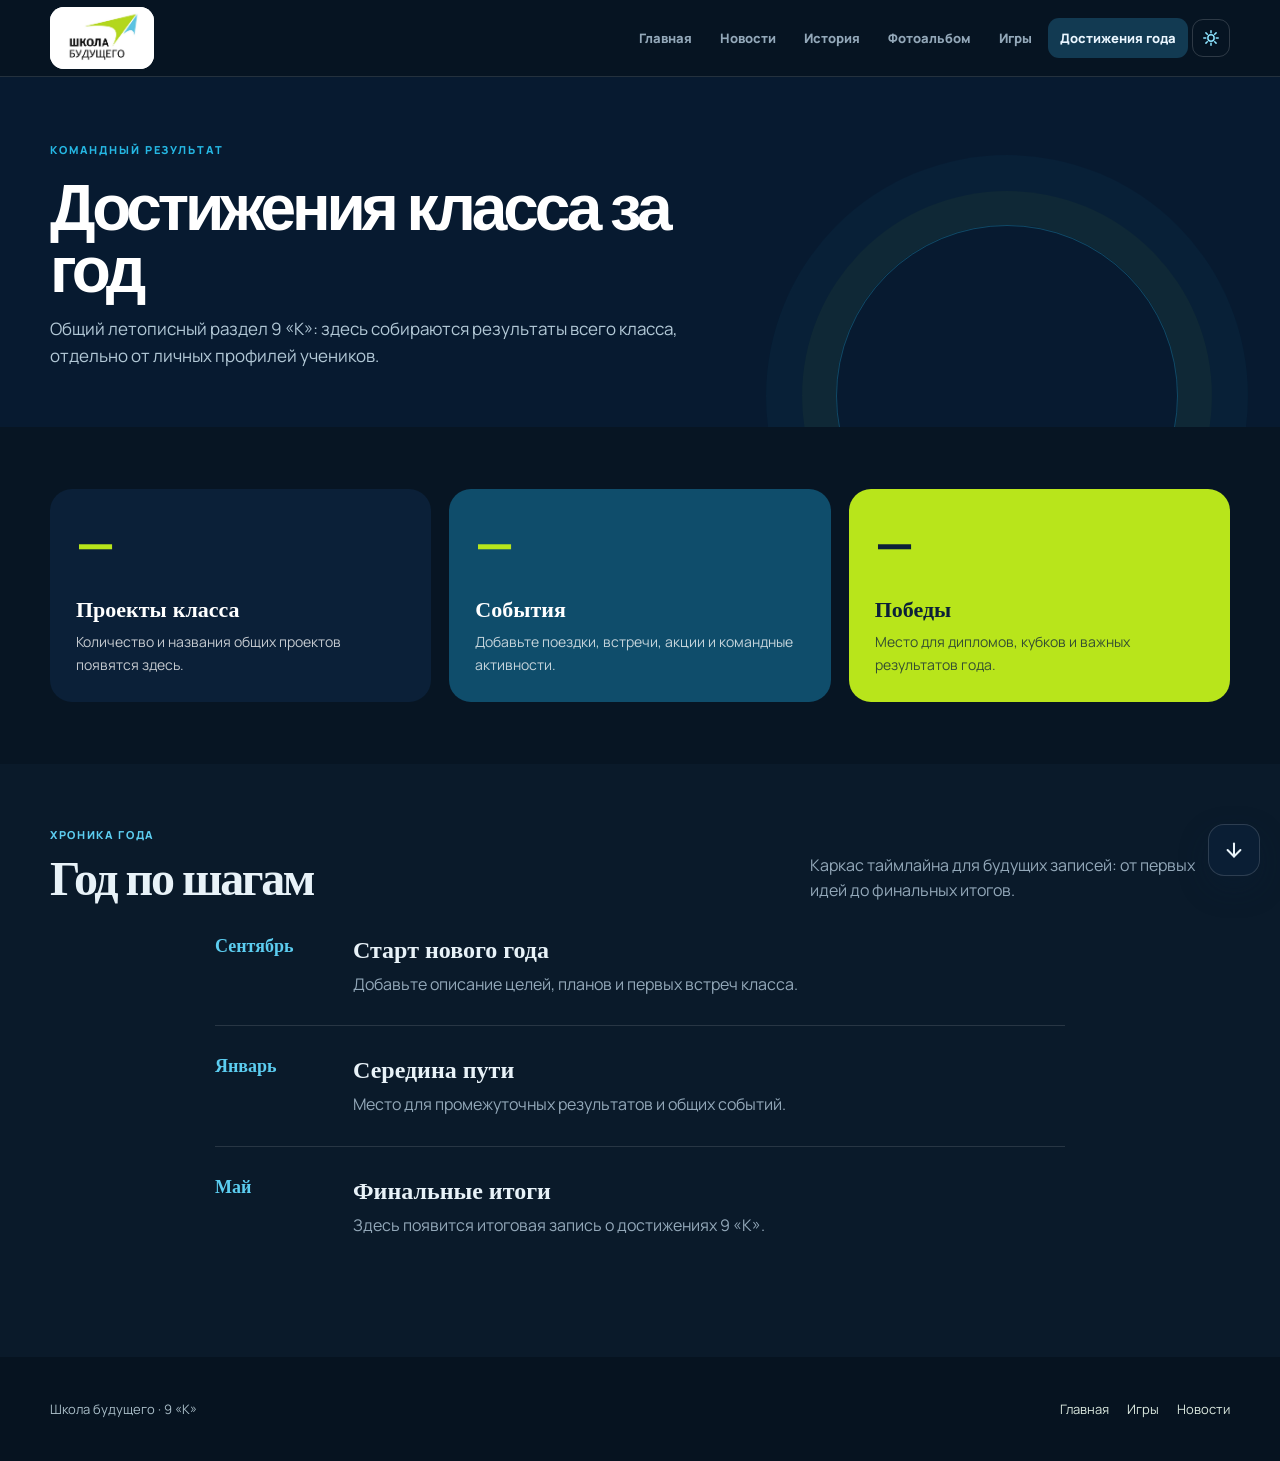
<file: pages/achievements.html>
<!doctype html><html lang="ru"><head><meta charset="utf-8"><meta name="viewport" content="width=device-width,initial-scale=1"><title>Достижения класса · 8 «К»</title><script src="../theme.js"></script><link rel="stylesheet" href="../style.css"></head><body><header class="site-header"><div class="container nav-inner"><a class="brand" href="../index.html"><img src="../assets/logo_school.jpg" alt="Школа будущего"><span><strong>Школа будущего</strong><small>класс 8 «К»</small></span></a><nav class="nav-menu"><a href="../index.html">Главная</a><a href="news.html">Новости</a><a href="histrory.html">История</a><a href="photos.html">Фотоальбом</a><a href="games.html">Игры</a><a class="active nav-cta" href="achievements.html">Достижения года</a></nav></div></header><main><section class="page-hero"><div class="container"><p class="eyebrow">Командный результат</p><h1 class="page-title">Достижения класса за год</h1><p class="page-intro">Общий летописный раздел 8 «К»: здесь собираются результаты всего класса, отдельно от личных профилей учеников.</p></div></section><section class="content-section"><div class="container"><div class="grid achievement-grid"><article class="achievement-card"><strong>—</strong><h2>Проекты класса</h2><p>Количество и названия общих проектов появятся здесь.</p></article><article class="achievement-card"><strong>—</strong><h2>События</h2><p>Добавьте поездки, встречи, акции и командные активности.</p></article><article class="achievement-card"><strong>—</strong><h2>Победы</h2><p>Место для дипломов, кубков и важных результатов года.</p></article></div></div></section><section class="content-section band"><div class="container"><div class="section-header"><div><p class="section-kicker">Хроника года</p><h2>Год по шагам</h2></div><p>Каркас таймлайна для будущих записей: от первых идей до финальных итогов.</p></div><div class="timeline"><article class="timeline-item"><div class="timeline-year">Сентябрь</div><div><h2>Старт нового года</h2><p>Добавьте описание целей, планов и первых встреч класса.</p></div></article><article class="timeline-item"><div class="timeline-year">Январь</div><div><h2>Середина пути</h2><p>Место для промежуточных результатов и общих событий.</p></div></article><article class="timeline-item"><div class="timeline-year">Май</div><div><h2>Финальные итоги</h2><p>Здесь появится итоговая запись о достижениях 8 «К».</p></div></article></div></div></section></main><footer class="site-footer"><div class="container footer-inner"><p>Школа будущего · 8 «К»</p><nav class="footer-links"><a href="../index.html">Главная</a><a href="games.html">Игры</a><a href="news.html">Новости</a></nav></div></footer><script src="../script.js"></script><script src="../site-config.js"></script></body></html>
</file>
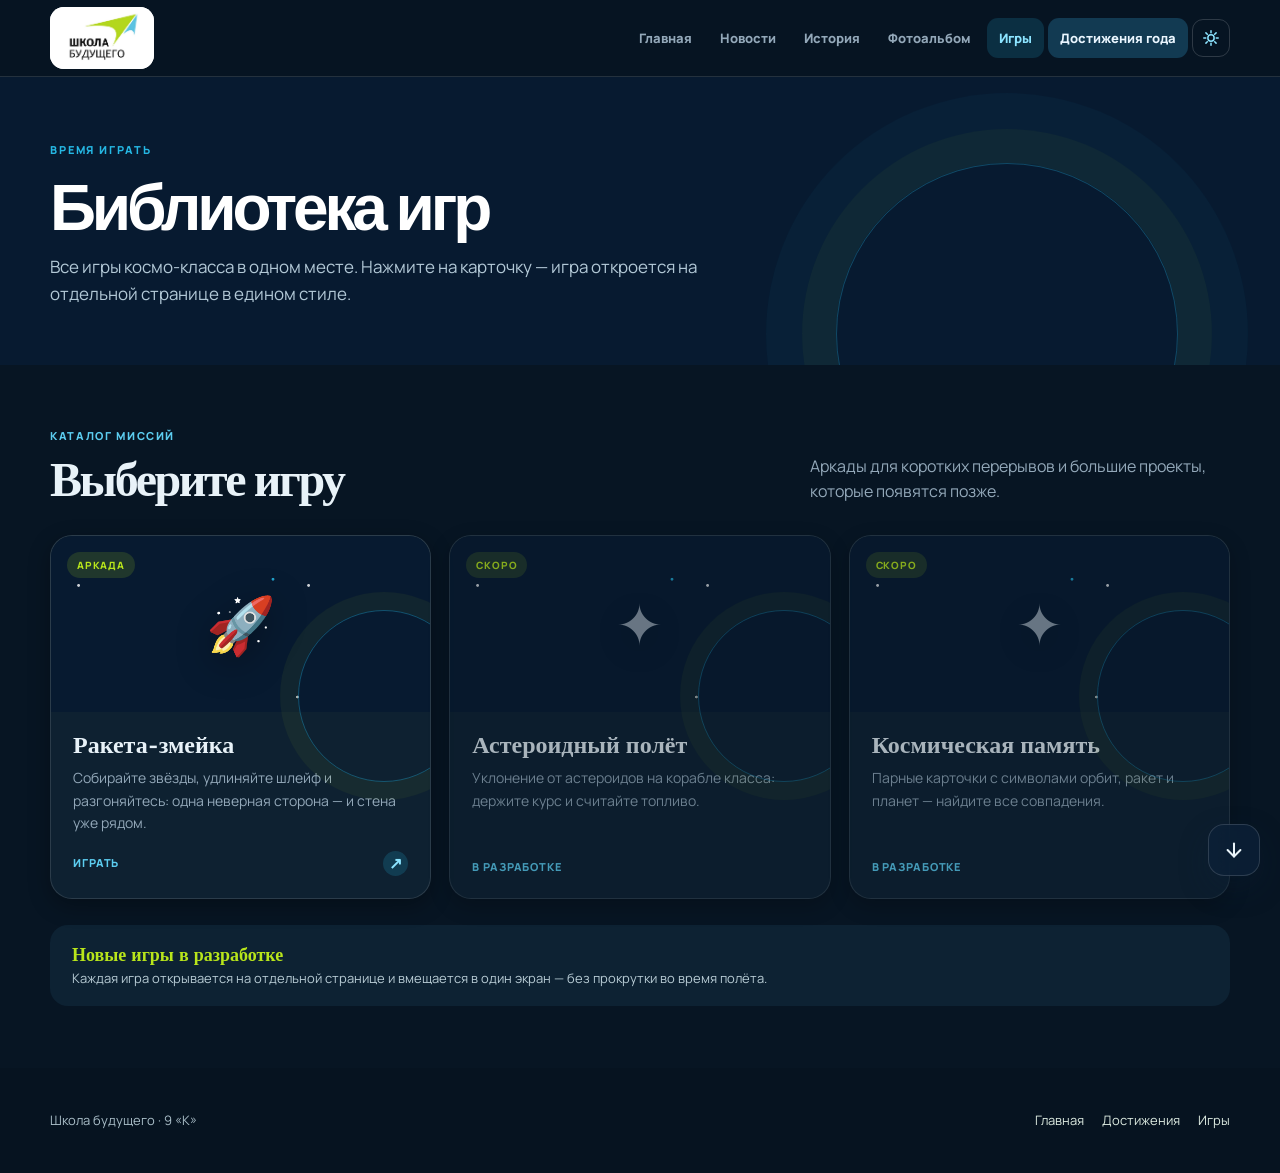
<file: pages/games.html>
<!doctype html><html lang="ru"><head><meta charset="utf-8"><meta name="viewport" content="width=device-width,initial-scale=1"><title>Игры · 8 «К»</title><script src="../theme.js"></script><link rel="stylesheet" href="../style.css"><style>
.game-grid{grid-template-columns:repeat(3,1fr)}
.game-card{display:flex;flex-direction:column;background:#fff;border:1px solid var(--line);border-radius:22px;overflow:hidden;box-shadow:0 7px 22px rgba(11,32,56,.04);text-decoration:none;color:inherit;transition:transform .25s ease,box-shadow .25s ease,border-color .25s ease}
a.game-card:hover,a.game-card:focus-visible{transform:translateY(-7px);border-color:#9bd3e3;box-shadow:0 18px 33px rgba(11,32,56,.14)}
.game-card-cover{position:relative;height:176px;display:grid;place-items:center;background:#071a30;background-image:radial-gradient(circle at 12% 26%,rgba(255,255,255,.8) 0 1px,transparent 1.8px),radial-gradient(circle at 74% 18%,rgba(37,183,227,.85) 0 1px,transparent 1.8px),radial-gradient(circle at 48% 78%,rgba(184,229,27,.75) 0 1px,transparent 1.7px),radial-gradient(circle at 88% 70%,rgba(255,255,255,.65) 0 1px,transparent 1.7px);background-size:230px 190px,300px 240px,360px 280px,280px 230px}
.game-card-cover:after{content:'';position:absolute;right:-40px;bottom:-70px;width:170px;height:170px;border:1px solid rgba(37,183,227,.35);border-radius:50%;box-shadow:0 0 0 18px rgba(184,229,27,.05)}
.game-card-cover .tag{position:absolute;left:16px;top:16px;z-index:1}
.cover-mark{position:relative;z-index:1;font-size:56px;line-height:1;filter:drop-shadow(0 8px 18px rgba(0,0,0,.35))}
.game-card-body{padding:20px 22px 22px;display:flex;flex-direction:column;flex:1}
.game-card h2{font:600 24px/1.1 'Space Grotesk';margin:0 0 9px}
.game-card p{color:var(--muted);font-size:14px;margin:0}
.game-card .student-action{margin-top:auto;padding-top:16px}
a.game-card:hover .student-action b{background:var(--blue);color:#fff;transform:translate(2px,-2px)}
.game-card.is-locked{opacity:.72;cursor:default}
.game-card.is-locked .cover-mark{opacity:.6}
@media(max-width:1050px){.game-grid{grid-template-columns:repeat(2,1fr)}}
@media(max-width:720px){.game-grid{grid-template-columns:1fr}.game-card-cover{height:150px}}
</style></head><body><header class="site-header"><div class="container nav-inner"><a class="brand" href="../index.html"><img src="../assets/logo_school.jpg" alt="Школа будущего"><span><strong>Школа будущего</strong><small>класс 8 «К»</small></span></a><nav class="nav-menu"><a href="../index.html">Главная</a><a href="news.html">Новости</a><a href="histrory.html">История</a><a href="photos.html">Фотоальбом</a><a class="active" href="games.html">Игры</a><a class="nav-cta" href="achievements.html">Достижения года</a></nav></div></header><main><section class="page-hero"><div class="container"><p class="eyebrow">Время играть</p><h1 class="page-title">Библиотека игр</h1><p class="page-intro">Все игры космо-класса в одном месте. Нажмите на карточку — игра откроется на отдельной странице в едином стиле.</p></div></section><section class="content-section"><div class="container"><div class="section-header"><div><p class="section-kicker">Каталог миссий</p><h2>Выберите игру</h2></div><p>Аркады для коротких перерывов и большие проекты, которые появятся позже.</p></div><div class="grid game-grid"><a class="game-card" href="games/rocket.html"><div class="game-card-cover"><span class="tag">Аркада</span><span class="cover-mark">🚀</span></div><div class="game-card-body"><h2>Ракета-змейка</h2><p>Собирайте звёзды, удлиняйте шлейф и разгоняйтесь: одна неверная сторона — и стена уже рядом.</p><span class="student-action"><span>Играть</span><b aria-hidden="true">↗</b></span></div></a><article class="game-card is-locked"><div class="game-card-cover"><span class="tag">Скоро</span><span class="cover-mark">✦</span></div><div class="game-card-body"><h2>Астероидный полёт</h2><p>Уклонение от астероидов на корабле класса: держите курс и считайте топливо.</p><span class="student-action"><span>В разработке</span></span></div></article><article class="game-card is-locked"><div class="game-card-cover"><span class="tag">Скоро</span><span class="cover-mark">✦</span></div><div class="game-card-body"><h2>Космическая память</h2><p>Парные карточки с символами орбит, ракет и планет — найдите все совпадения.</p><span class="student-action"><span>В разработке</span></span></div></article></div><div class="notice"><div><strong>Новые игры в разработке</strong><p>Каждая игра открывается на отдельной странице и вмещается в один экран — без прокрутки во время полёта.</p></div></div></div></section></main><footer class="site-footer"><div class="container footer-inner"><p>Школа будущего · 8 «К»</p><nav class="footer-links"><a href="../index.html">Главная</a><a href="achievements.html">Достижения</a><a href="games.html">Игры</a></nav></div></footer><script src="../script.js"></script><script src="../site-config.js"></script></body></html>
</file>
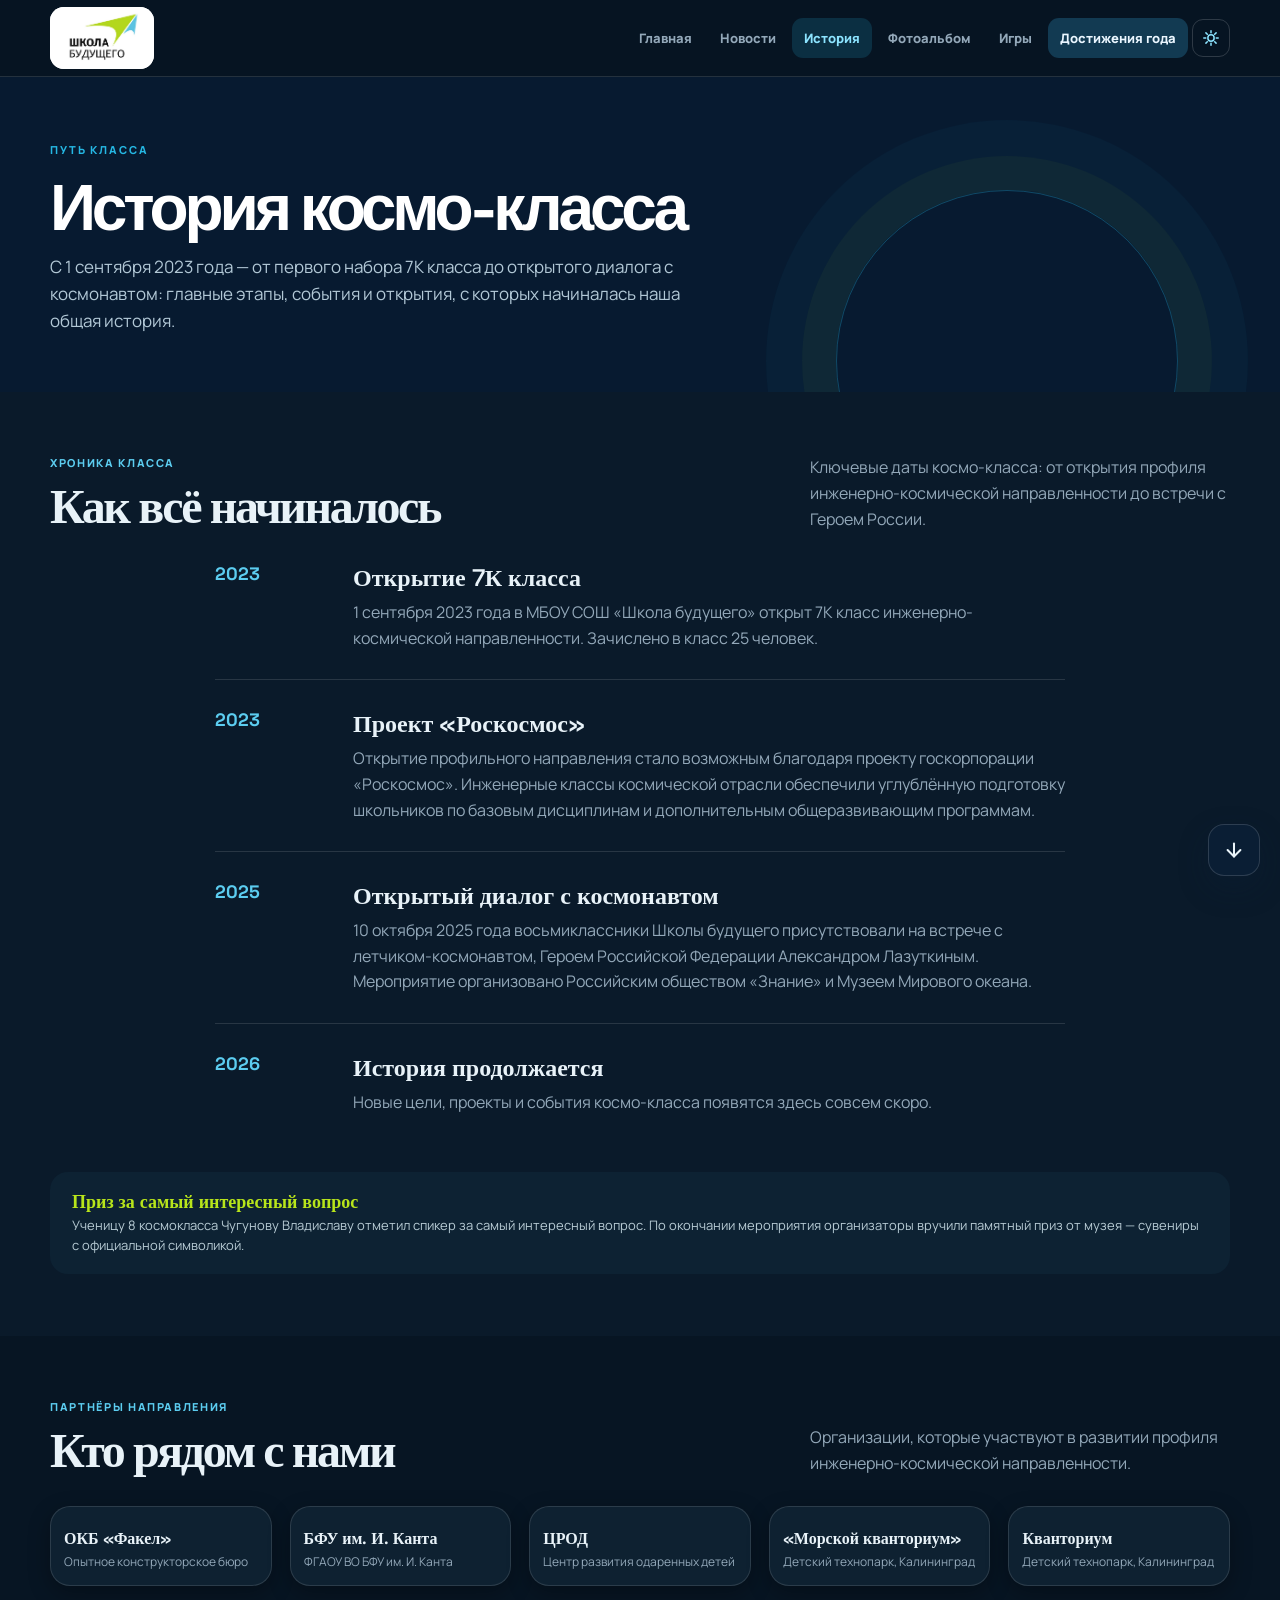
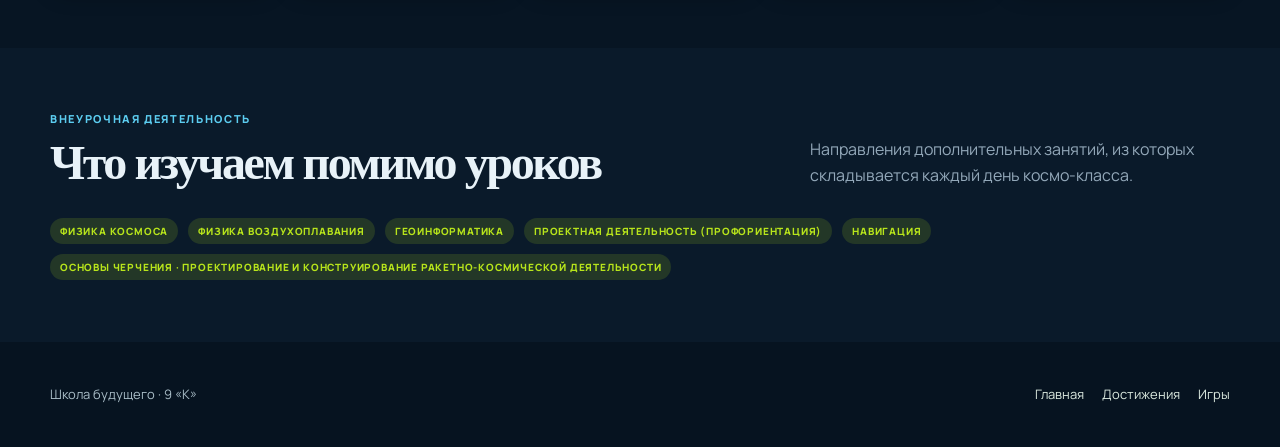
<file: pages/histrory.html>
<!doctype html><html lang="ru"><head><meta charset="utf-8"><meta name="viewport" content="width=device-width,initial-scale=1"><title>История · 8 «К»</title><script src="../theme.js"></script><link rel="stylesheet" href="../style.css"></head><body><header class="site-header"><div class="container nav-inner"><a class="brand" href="../index.html"><img src="../assets/logo_school.jpg" alt="Школа будущего"><span><strong>Школа будущего</strong><small>класс 8 «К»</small></span></a><nav class="nav-menu"><a href="../index.html">Главная</a><a href="news.html">Новости</a><a class="active" href="histrory.html">История</a><a href="photos.html">Фотоальбом</a><a href="games.html">Игры</a><a class="nav-cta" href="achievements.html">Достижения года</a></nav></div></header><main><section class="page-hero"><div class="container"><p class="eyebrow">Путь класса</p><h1 class="page-title">История космо-класса</h1><p class="page-intro">С 1 сентября 2023 года — от первого набора 7К класса до открытого диалога с космонавтом: главные этапы, события и открытия, с которых начиналась наша общая история.</p></div></section><section class="content-section band"><div class="container"><div class="section-header"><div><p class="section-kicker">Хроника класса</p><h2>Как всё начиналось</h2></div><p>Ключевые даты космо-класса: от открытия профиля инженерно-космической направленности до встречи с Героем России.</p></div><div class="timeline"><article class="timeline-item"><div class="timeline-year">2023</div><div><h2>Открытие 7К класса</h2><p>1 сентября 2023 года в МБОУ СОШ «Школа будущего» открыт 7К класс инженерно-космической направленности. Зачислено в класс 25 человек.</p></div></article><article class="timeline-item"><div class="timeline-year">2023</div><div><h2>Проект «Роскосмос»</h2><p>Открытие профильного направления стало возможным благодаря проекту госкорпорации «Роскосмос». Инженерные классы космической отрасли обеспечили углублённую подготовку школьников по базовым дисциплинам и дополнительным общеразвивающим программам.</p></div></article><article class="timeline-item"><div class="timeline-year">2025</div><div><h2>Открытый диалог с космонавтом</h2><p>10 октября 2025 года восьмиклассники Школы будущего присутствовали на встрече с летчиком-космонавтом, Героем Российской Федерации Александром Лазуткиным. Мероприятие организовано Российским обществом «Знание» и Музеем Мирового океана.</p></div></article><article class="timeline-item"><div class="timeline-year">2026</div><div><h2>История продолжается</h2><p>Новые цели, проекты и события космо-класса появятся здесь совсем скоро.</p></div></article></div><div class="notice"><div><strong>Приз за самый интересный вопрос</strong><p>Ученицу 8 космокласса Чугунову Владиславу отметил спикер за самый интересный вопрос. По окончании мероприятия организаторы вручили памятный приз от музея — сувениры с официальной символикой.</p></div></div></div></section><section class="content-section"><div class="container"><div class="section-header"><div><p class="section-kicker">Партнёры направления</p><h2>Кто рядом с нами</h2></div><p>Организации, которые участвуют в развитии профиля инженерно-космической направленности.</p></div><div class="grid teachers-grid"><article class="teacher-card"><h3>ОКБ «Факел»</h3><p>Опытное конструкторское бюро</p></article><article class="teacher-card"><h3>БФУ им. И. Канта</h3><p>ФГАОУ ВО БФУ им. И. Канта</p></article><article class="teacher-card"><h3>ЦРОД</h3><p>Центр развития одаренных детей</p></article><article class="teacher-card"><h3>«Морской кванториум»</h3><p>Детский технопарк, Калининград</p></article><article class="teacher-card"><h3>Кванториум</h3><p>Детский технопарк, Калининград</p></article></div></div></section><section class="content-section band"><div class="container"><div class="section-header"><div><p class="section-kicker">Внеурочная деятельность</p><h2>Что изучаем помимо уроков</h2></div><p>Направления дополнительных занятий, из которых складывается каждый день космо-класса.</p></div><div style="display:flex;flex-wrap:wrap;gap:10px"><span class="tag">Физика космоса</span><span class="tag">Физика воздухоплавания</span><span class="tag">Геоинформатика</span><span class="tag">Проектная деятельность (профориентация)</span><span class="tag">Навигация</span><span class="tag">Основы черчения · проектирование и конструирование ракетно-космической деятельности</span></div></div></section></main><footer class="site-footer"><div class="container footer-inner"><p>Школа будущего · 8 «К»</p><nav class="footer-links"><a href="../index.html">Главная</a><a href="achievements.html">Достижения</a><a href="games.html">Игры</a></nav></div></footer><script src="../script.js"></script><script src="../site-config.js"></script></body></html>
</file>
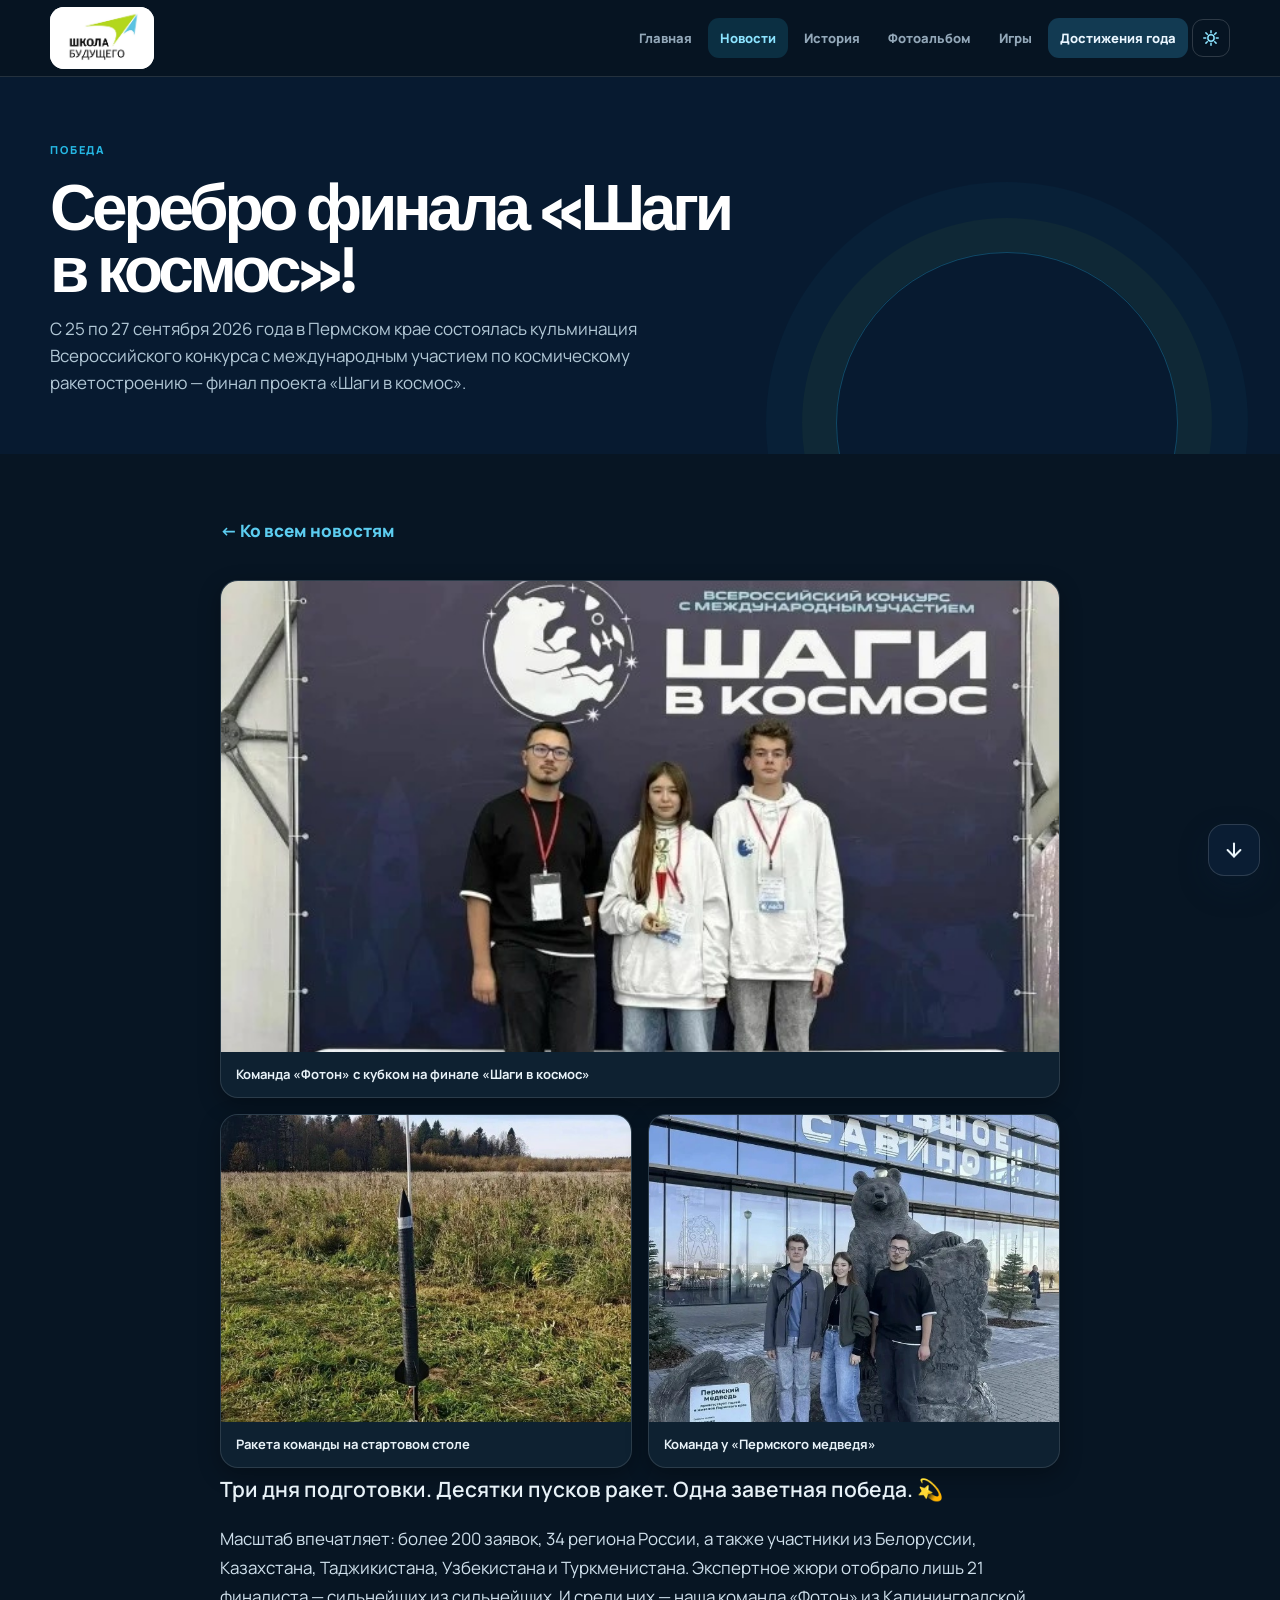
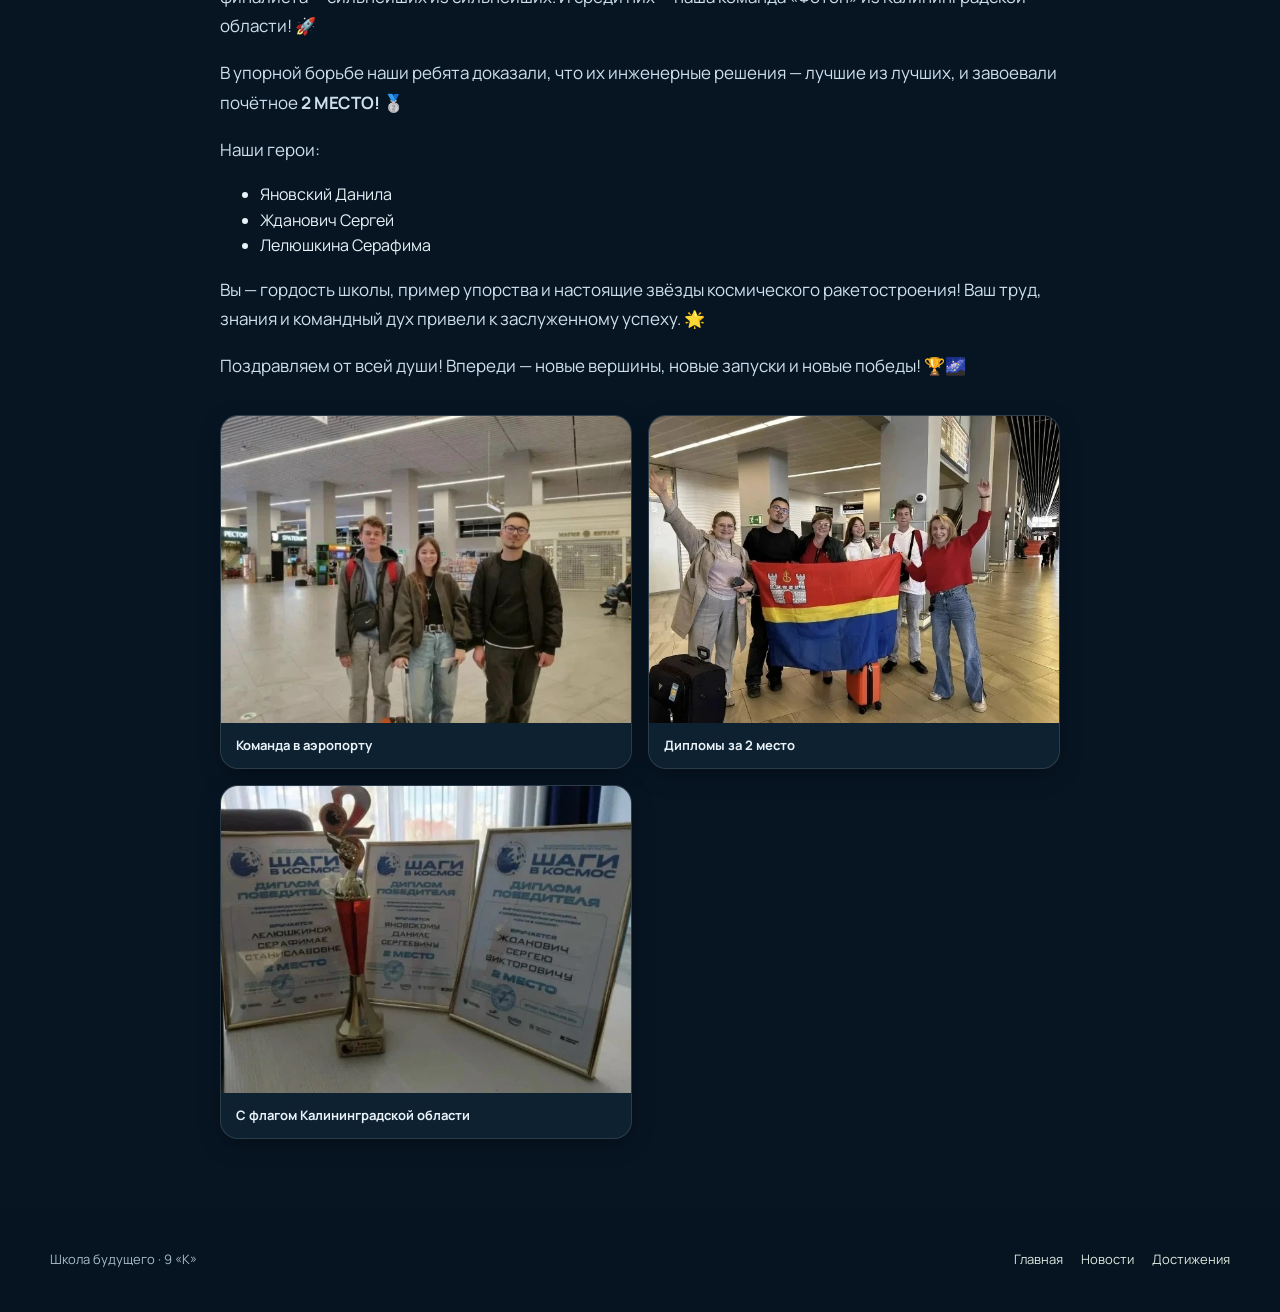
<file: pages/news-shagi.html>
<!doctype html>
<html lang="ru">
<head>
  <meta charset="utf-8">
  <meta name="viewport" content="width=device-width,initial-scale=1">
  <title>Серебро финала «Шаги в космос» · 8 «К»</title>
  <script src="../theme.js"></script><link rel="stylesheet" href="../style.css">
</head>
<body>
  <header class="site-header">
    <div class="container nav-inner">
      <a class="brand" href="../index.html" aria-label="На главную страницу"><img src="../assets/logo_school.jpg" alt="Школа будущего"><span><strong>Школа будущего</strong><small>класс 8 «К»</small></span></a>
      <nav class="nav-menu">
        <a href="../index.html">Главная</a>
        <a class="active" href="news.html">Новости</a>
        <a href="histrory.html">История</a>
        <a href="photos.html">Фотоальбом</a>
        <a href="games.html">Игры</a>
        <a class="nav-cta" href="achievements.html">Достижения года</a>
      </nav>
    </div>
  </header>
  <main>
    <section class="page-hero">
      <div class="container">
        <p class="eyebrow">Победа</p>
        <h1 class="page-title">Серебро финала «Шаги в космос»!</h1>
        <p class="page-intro">С 25 по 27 сентября 2026 года в Пермском крае состоялась кульминация Всероссийского конкурса с международным участием по космическому ракетостроению — финал проекта «Шаги в космос».</p>
      </div>
    </section>
    <section class="content-section">
      <div class="container">
        <article class="article">
          <p class="article-back"><a class="back-link" href="news.html">← Ко всем новостям</a></p>
          <div class="article-gallery article-gallery-top">
            <figure class="is-wide">
              <img src="../img/shagi-1.jpg" alt="Команда «Фотон» с кубком на финале «Шаги в космос»">
              <figcaption>Команда «Фотон» с кубком на финале «Шаги в космос»</figcaption>
            </figure>
            <figure>
              <img src="../img/shagi-2.jpg" alt="Ракета команды на стартовом столе">
              <figcaption>Ракета команды на стартовом столе</figcaption>
            </figure>
            <figure>
              <img src="../img/shagi-3.jpg" alt="Команда у Пермского медведя в аэропорту Большое Савино">
              <figcaption>Команда у «Пермского медведя»</figcaption>
            </figure>
          </div>
          <p class="article-lead">Три дня подготовки. Десятки пусков ракет. Одна заветная победа. 💫</p>
          <p>Масштаб впечатляет: более 200 заявок, 34 региона России, а также участники из Белоруссии, Казахстана, Таджикистана, Узбекистана и Туркменистана. Экспертное жюри отобрало лишь 21 финалиста — сильнейших из сильнейших. И среди них — наша команда «Фотон» из Калининградской области! 🚀</p>
          <p>В упорной борьбе наши ребята доказали, что их инженерные решения — лучшие из лучших, и завоевали почётное <strong>2 МЕСТО!</strong> 🥈</p>
          <p>Наши герои:</p>
          <ul>
            <li>Яновский Данила</li>
            <li>Жданович Сергей</li>
            <li>Лелюшкина Серафима</li>
          </ul>
          <p>Вы — гордость школы, пример упорства и настоящие звёзды космического ракетостроения! Ваш труд, знания и командный дух привели к заслуженному успеху. 🌟</p>
          <p>Поздравляем от всей души! Впереди — новые вершины, новые запуски и новые победы! 🏆🌌</p>
          <div class="article-gallery">
            <figure>
              <img src="../img/shagi-4.jpg" alt="Команда в аэропорту перед вылетом">
              <figcaption>Команда в аэропорту</figcaption>
            </figure>
            <figure>
              <img src="../img/shagi-5.jpg" alt="Дипломы победителей за 2 место">
              <figcaption>Дипломы за 2 место</figcaption>
            </figure>
            <figure>
              <img src="../img/shagi-6.jpg" alt="Команда с флагом Калининградской области">
              <figcaption>С флагом Калининградской области</figcaption>
            </figure>
          </div>
        </article>
      </div>
    </section>
  </main>
  <footer class="site-footer">
    <div class="container footer-inner">
      <p>Школа будущего · 8 «К»</p>
      <nav class="footer-links">
        <a href="../index.html">Главная</a>
        <a href="news.html">Новости</a>
        <a href="achievements.html">Достижения</a>
      </nav>
    </div>
  </footer>
  <script src="../script.js"></script>
  <script src="../site-config.js"></script>
</body>
</html>
</file>
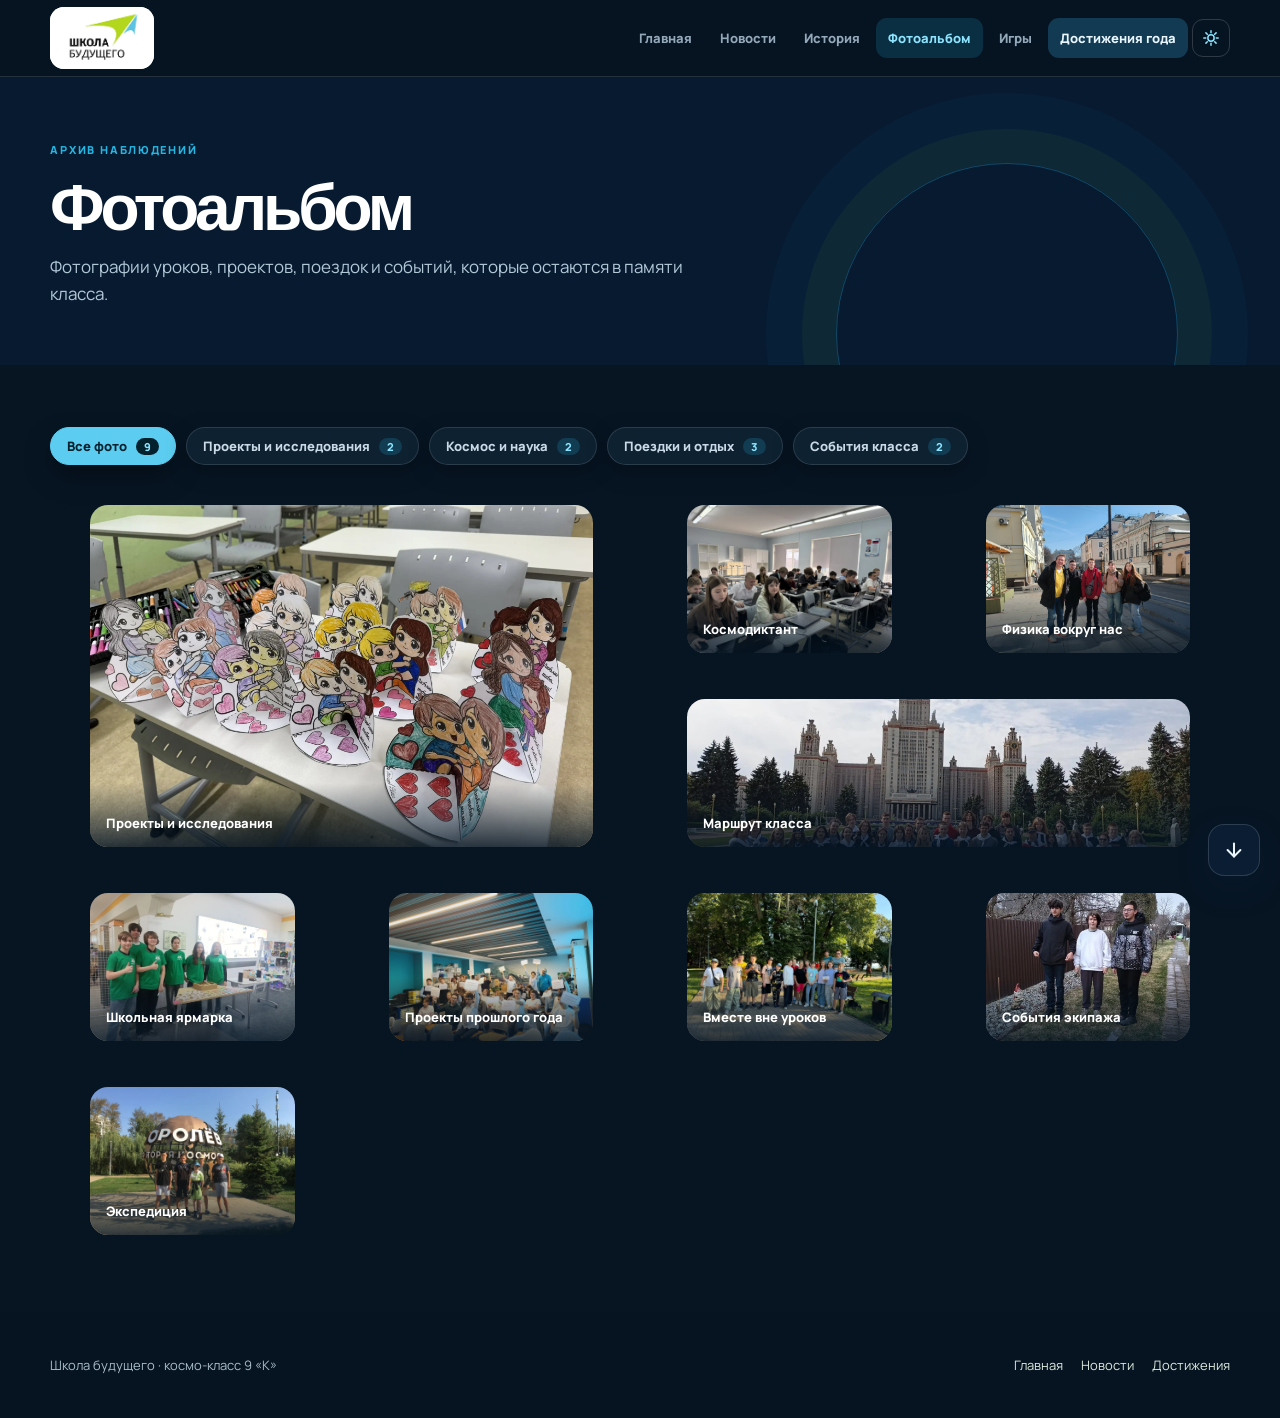
<file: pages/photos.html>
<!doctype html><html lang="ru"><head><meta charset="utf-8"><meta name="viewport" content="width=device-width,initial-scale=1"><title>Фотоальбом · 8 «К»</title><script src="../theme.js"></script><link rel="stylesheet" href="../style.css"></head><body><header class="site-header"><div class="container nav-inner"><a class="brand" href="../index.html" aria-label="На главную страницу"><img src="../assets/logo_school.jpg" alt="Школа будущего"><span><strong>Школа будущего</strong><small>класс 8 «К»</small></span></a><nav class="nav-menu"><a href="../index.html">Главная</a><a href="news.html">Новости</a><a href="histrory.html">История</a><a class="active" href="photos.html">Фотоальбом</a><a href="games.html">Игры</a><a class="nav-cta" href="achievements.html">Достижения года</a></nav></div></header><main><section class="page-hero"><div class="container"><p class="eyebrow">Архив наблюдений</p><h1 class="page-title">Фотоальбом</h1><p class="page-intro">Фотографии уроков, проектов, поездок и событий, которые остаются в памяти класса.</p></div></section><section class="content-section"><div class="container"><div class="memory-grid"><figure class="memory-card" data-album="Проекты и исследования"><img loading="lazy" src="../img/общая фотография всех работ_1.webp" alt="Общие работы класса"><figcaption>Проекты и исследования</figcaption></figure><figure class="memory-card" data-album="Космос и наука"><img loading="lazy" src="../img/космодиктант.jpg" alt="Космодиктант"><figcaption>Космодиктант</figcaption></figure><figure class="memory-card" data-album="Космос и наука"><img loading="lazy" src="../img/физика.jpg" alt="Физика"><figcaption>Физика вокруг нас</figcaption></figure><figure class="memory-card" data-album="Поездки и отдых"><img loading="lazy" src="../img/москва_7к.jpg" alt="Москва"><figcaption>Маршрут класса</figcaption></figure><figure class="memory-card" data-album="События класса"><img loading="lazy" src="../img/ярмарка.jpg" alt="Ярмарка"><figcaption>Школьная ярмарка</figcaption></figure><figure class="memory-card" data-album="Проекты и исследования"><img loading="lazy" src="../img/проекты_прошлый год.jpg" alt="Проекты прошлого года"><figcaption>Проекты прошлого года</figcaption></figure><figure class="memory-card" data-album="Поездки и отдых"><img loading="lazy" src="../img/отдых_с классом.jpg" alt="Отдых с классом"><figcaption>Вместе вне уроков</figcaption></figure><figure class="memory-card" data-album="События класса"><img loading="lazy" src="../img/жданович.jpg" alt="Событие класса"><figcaption>События экипажа</figcaption></figure><figure class="memory-card" data-album="Поездки и отдых"><img loading="lazy" src="../img/москва_2.jpg" alt="Поездка в Москву"><figcaption>Экспедиция</figcaption></figure></div></div></section></main><footer class="site-footer"><div class="container footer-inner"><p>Школа будущего · космо-класс 8 «К»</p><nav class="footer-links"><a href="../index.html">Главная</a><a href="news.html">Новости</a><a href="achievements.html">Достижения</a></nav></div></footer><script src="../script.js"></script><script src="../site-config.js"></script></body></html>
</file>
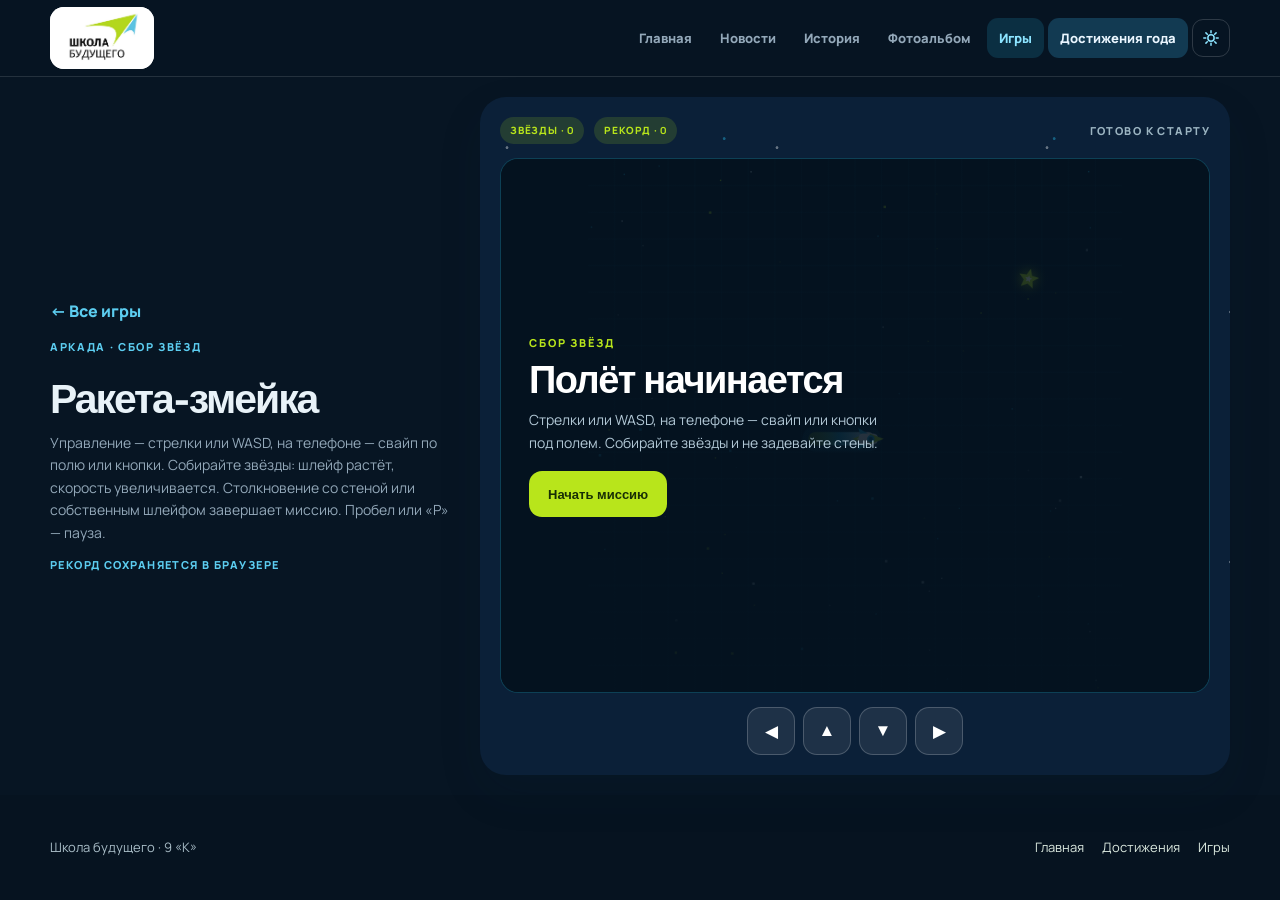
<file: pages/games/rocket.html>
<!doctype html><html lang="ru"><head><meta charset="utf-8"><meta name="viewport" content="width=device-width,initial-scale=1"><title>Ракета-змейка · 8 «К»</title><script src="../../theme.js"></script><link rel="stylesheet" href="../../style.css"><style>
/* Игровая страница: вся игра помещается в один экран без прокрутки. */
.game-body{display:flex;flex-direction:column;min-height:100dvh}
.game-main{flex:1 1 auto;display:flex}
.game-fill{display:flex;gap:30px;align-items:stretch;padding:20px 0;min-height:0}
.game-info{flex:0 1 400px;min-width:0;display:flex;flex-direction:column;justify-content:center;gap:12px}
.game-info .back-link{margin-bottom:2px}
.game-title{font:700 clamp(30px,3.2vw,46px)/1.03 'Space Grotesk',sans-serif;letter-spacing:-.05em;margin:0}
.game-rules{margin:0;color:var(--muted);font-size:14px;max-width:440px}
.game-hint{margin:0;color:var(--blue-deep);font-size:11px;font-weight:800;letter-spacing:.13em;text-transform:uppercase}
.game-shell{position:relative;flex:1 1 auto;min-width:0;display:flex;flex-direction:column;background:var(--ink);border-radius:26px;padding:20px;box-shadow:var(--shadow);overflow:hidden}
.game-shell:before{content:'';position:absolute;inset:0;background-image:radial-gradient(circle at 10% 22%,rgba(255,255,255,.75) 0 1px,transparent 1.8px),radial-gradient(circle at 74% 16%,rgba(37,183,227,.85) 0 1px,transparent 1.8px),radial-gradient(circle at 88% 72%,rgba(184,229,27,.8) 0 1px,transparent 1.7px),radial-gradient(circle at 42% 86%,rgba(255,255,255,.6) 0 1px,transparent 1.7px);background-size:270px 230px,330px 260px,400px 300px,310px 250px;opacity:.5;pointer-events:none}
.game-hud,.game-stage,.game-pad{position:relative;z-index:1}
.game-hud{display:flex;flex-wrap:wrap;align-items:center;gap:10px;margin-bottom:14px;flex:0 0 auto}
.game-hud .tag b{font-family:'Space Grotesk',sans-serif}
.game-status{margin-left:auto;color:#9bb4c1;font-size:11px;font-weight:800;letter-spacing:.13em;text-transform:uppercase}
.game-stage{flex:1 1 auto;min-height:200px;position:relative;border-radius:18px;overflow:hidden;border:1px solid rgba(37,183,227,.28);background:#04121f;touch-action:none}
.game-stage canvas{position:absolute;inset:0;width:100%;height:100%;object-fit:contain}
.game-overlay{position:absolute;inset:0;display:flex;flex-direction:column;justify-content:center;align-items:flex-start;gap:9px;padding:26px 28px;background:linear-gradient(180deg,rgba(4,18,31,.78),rgba(4,18,31,.94))}
.game-overlay[hidden]{display:none}
.game-overlay-kicker{margin:0;color:var(--lime);font-size:11px;font-weight:800;letter-spacing:.17em;text-transform:uppercase}
.game-overlay h3{font:700 clamp(24px,3vw,38px)/1.05 'Space Grotesk',sans-serif;letter-spacing:-.04em;margin:0;color:#fff}
.game-overlay p:not(.game-overlay-kicker){margin:0;color:#b2c8d6;max-width:360px;font-size:14px}
.game-overlay .button{margin-top:8px}
.game-pad{display:flex;gap:8px;justify-content:center;margin-top:14px;flex:0 0 auto}
.game-pad button{display:grid;place-items:center;width:48px;height:48px;border:1px solid rgba(255,255,255,.2);background:rgba(255,255,255,.08);color:#fff;border-radius:14px;font-size:17px;cursor:pointer;touch-action:manipulation;transition:background .2s ease,transform .2s ease}
.game-pad button:hover{background:rgba(37,183,227,.28)}
.game-pad button:active{background:var(--blue-deep);transform:translateY(1px)}
@media(max-height:820px){
  .game-fill{padding:10px 0}
  .game-shell{padding:12px}
  .game-hud{margin-bottom:8px}
  .game-pad{margin-top:10px}
  .game-pad button{width:40px;height:40px}
  .game-hint{display:none}
}
@media(max-width:900px){
  .game-main{display:block}
  .game-fill{flex-direction:column;gap:16px;padding:16px 0}
  .game-info{flex:0 0 auto;gap:8px}
  .game-rules{max-width:none}
  .game-stage{flex:0 0 auto;width:100%;aspect-ratio:1/1;min-height:0}
}
@media(max-width:720px){.game-shell{padding:14px}.game-hud .game-status{margin-left:0;width:100%}.game-overlay{padding:18px}.game-pad button{width:46px;height:46px}}
</style></head><body class="game-body"><header class="site-header"><div class="container nav-inner"><a class="brand" href="../../index.html"><img src="../../assets/logo_school.jpg" alt="Школа будущего"><span><strong>Школа будущего</strong><small>класс 8 «К»</small></span></a><nav class="nav-menu"><a href="../../index.html">Главная</a><a href="../news.html">Новости</a><a href="../histrory.html">История</a><a href="../photos.html">Фотоальбом</a><a class="active" href="../games.html">Игры</a><a class="nav-cta" href="../achievements.html">Достижения года</a></nav></div></header><main class="game-main"><section class="container game-fill"><div class="game-info"><a class="back-link" href="../games.html">← Все игры</a><p class="section-kicker">Аркада · сбор звёзд</p><h1 class="game-title">Ракета-змейка</h1><p class="game-rules">Управление — стрелки или WASD, на телефоне — свайп по полю или кнопки. Собирайте звёзды: шлейф растёт, скорость увеличивается. Столкновение со стеной или собственным шлейфом завершает миссию. Пробел или «P» — пауза.</p><p class="game-hint">Рекорд сохраняется в браузере</p></div><div class="game-shell"><div class="game-hud"><span class="tag">Звёзды · <b id="game-score">0</b></span><span class="tag">Рекорд · <b id="game-best">0</b></span><span class="game-status" id="game-status" aria-live="polite">Готово к старту</span></div><div class="game-stage"><canvas id="rocket-game" width="440" height="440" aria-label="Игра: ракета собирает звёзды"></canvas><div class="game-overlay" id="game-overlay"><p class="game-overlay-kicker" id="game-overlay-kicker">Сбор звёзд</p><h3 id="game-overlay-title">Полёт начинается</h3><p id="game-overlay-text">Нажмите кнопку, стрелку или WASD — и ракета отправится за звёздами.</p><button class="button primary" id="game-action" type="button">Начать миссию</button></div></div><div class="game-pad"><button type="button" data-dir="left" aria-label="Влево">◀</button><button type="button" data-dir="up" aria-label="Вверх">▲</button><button type="button" data-dir="down" aria-label="Вниз">▼</button><button type="button" data-dir="right" aria-label="Вправо">▶</button></div></div></section></main><footer class="site-footer"><div class="container footer-inner"><p>Школа будущего · 8 «К»</p><nav class="footer-links"><a href="../../index.html">Главная</a><a href="../achievements.html">Достижения</a><a href="../games.html">Игры</a></nav></div></footer><script src="../../script.js"></script><script src="../../site-config.js"></script><script src="../../rocket-game.js"></script></body></html>
</file>
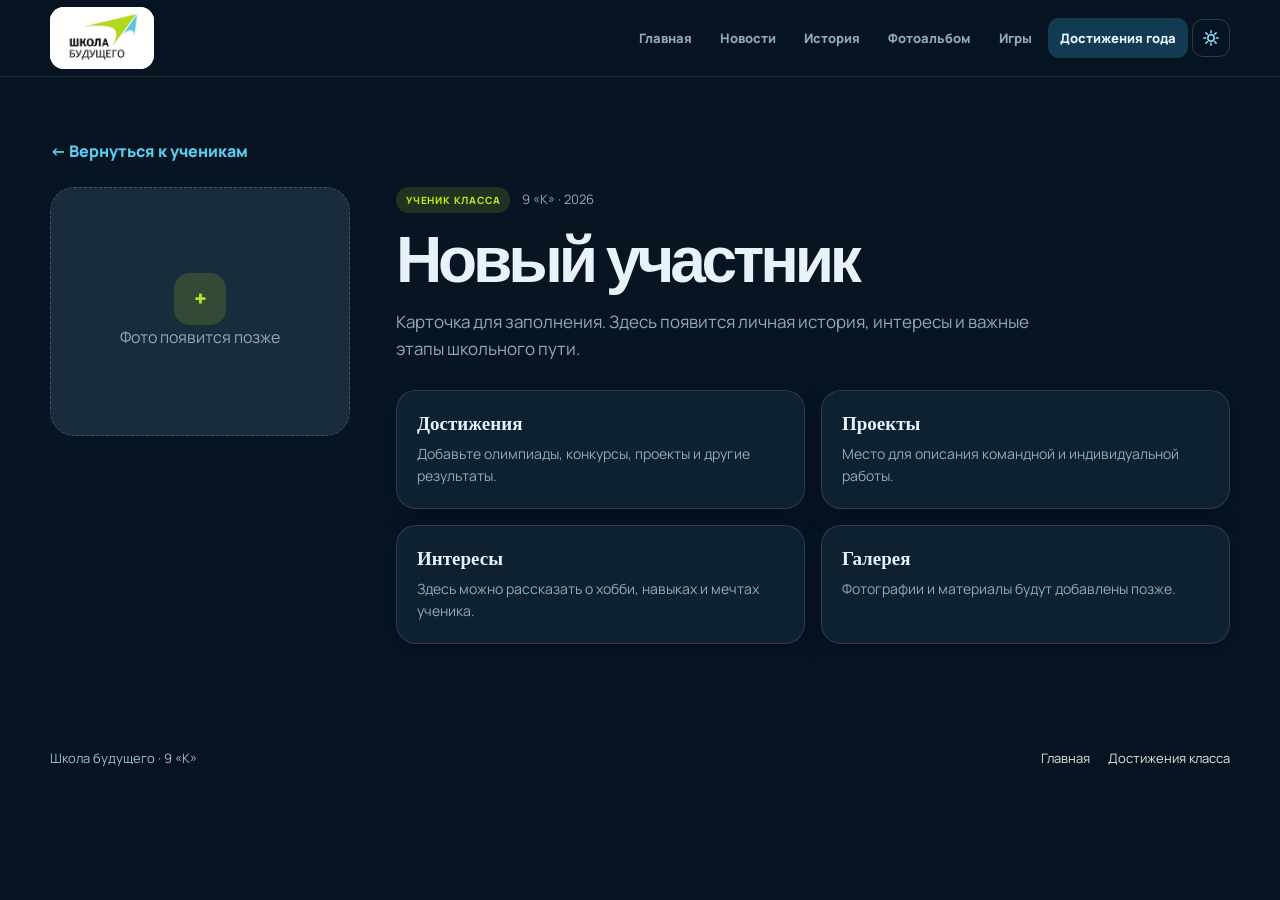
<file: pages/students/student.html>
<!doctype html><html lang="ru"><head><meta charset="utf-8"><meta name="viewport" content="width=device-width,initial-scale=1"><title>Профиль ученика · 8 «К»</title><script src="../../theme.js"></script><link rel="stylesheet" href="../../style.css"></head><body><header class="site-header"><div class="container nav-inner"><a class="brand" href="../../index.html"><img src="../../assets/logo_school.jpg" alt="Школа будущего"><span><strong>Школа будущего</strong><small>класс 8 «К»</small></span></a><nav class="nav-menu"><a href="../../index.html">Главная</a><a href="../news.html">Новости</a><a href="../histrory.html">История</a><a href="../photos.html">Фотоальбом</a><a href="../games.html">Игры</a><a class="nav-cta" href="../achievements.html">Достижения года</a></nav></div></header><main><section class="content-section"><div class="container" data-profile></div></section></main><footer class="site-footer"><div class="container footer-inner"><p>Школа будущего · 8 «К»</p><nav class="footer-links"><a href="../../index.html">Главная</a><a href="../achievements.html">Достижения класса</a></nav></div></footer><script src="../../script.js"></script><script src="../../site-config.js"></script></body></html>
</file>
<file: style.css>
@import url('https://fonts.googleapis.com/css2?family=Manrope:wght@400;500;600;700;800&family=Space+Grotesk:wght@500;600;700&display=swap');

:root{--ink:#0b2038;--ink-2:#132f4b;--muted:#698096;--blue:#25b7e3;--blue-deep:#086b99;--lime:#b8e51b;--lime-deep:#6c9700;--paper:#f6f9fc;--line:#dce6ee;--white:#fff;--shadow:0 18px 45px rgba(11,32,56,.11);--radius:24px}
*{box-sizing:border-box}html{scroll-behavior:smooth}body{margin:0;background:var(--paper);color:var(--ink);font-family:Manrope,Arial,sans-serif;line-height:1.6}a{color:inherit}img{max-width:100%;display:block}.container{width:min(1180px,calc(100% - 40px));margin:0 auto}.skip-link{position:absolute;left:-9999px}.skip-link:focus{left:16px;top:16px;z-index:30;background:var(--ink);color:#fff;padding:10px 14px;border-radius:8px}

/* Navigation: the logo is the only mark on the left. */
.site-header{position:sticky;top:0;z-index:20;background:rgba(255,255,255,.94);backdrop-filter:blur(18px);border-bottom:1px solid var(--line)}.nav-inner{min-height:76px;display:flex;align-items:center;gap:24px}.brand{display:block;width:104px;height:62px;overflow:hidden;flex:0 0 104px;border-radius:14px;text-decoration:none;background:#fff}.brand img{width:104px;height:104px;max-width:none;object-fit:contain;transform:translateY(-21px);transition:transform .25s ease}.brand:hover img,.brand:focus-visible img{transform:translateY(-21px) scale(1.06)}.nav-menu{display:flex;align-items:center;justify-content:flex-end;gap:4px;flex:1}.nav-menu a{padding:10px 12px;text-decoration:none;border-radius:11px;color:var(--muted);font-size:13px;font-weight:800;transition:.2s ease}.nav-menu a:hover,.nav-menu a.active{background:#eaf7fc;color:var(--blue-deep)}.nav-menu a.nav-cta{background:var(--ink);color:#fff}.nav-menu a.nav-cta:hover{background:var(--blue-deep);color:#fff}

/* Cosmic hero — compact, dense and unmistakably space-themed. */
.hero{position:relative;overflow:hidden;background:#071a30;color:#fff;padding:58px 0 66px;border-bottom:1px solid #173f5c}.hero:before{content:'';position:absolute;inset:0;background-image:radial-gradient(circle at 9% 24%,rgba(255,255,255,.8) 0 1px,transparent 1.8px),radial-gradient(circle at 76% 18%,rgba(37,183,227,.8) 0 1px,transparent 1.8px),radial-gradient(circle at 49% 75%,rgba(184,229,27,.75) 0 1px,transparent 1.7px),radial-gradient(circle at 92% 74%,rgba(255,255,255,.7) 0 1px,transparent 1.7px);background-size:260px 220px,340px 260px,410px 300px,300px 250px;opacity:.62}.hero:after{content:'';position:absolute;width:700px;height:420px;right:-160px;bottom:-290px;background:radial-gradient(ellipse,rgba(37,183,227,.35),transparent 68%);pointer-events:none}.hero-grid{display:grid;grid-template-columns:1fr .9fr;gap:66px;align-items:center;position:relative;z-index:1}.hero-copy{max-width:650px}.eyebrow{color:var(--blue);font-size:11px;font-weight:800;text-transform:uppercase;letter-spacing:.17em;margin:0 0 18px}.hero h1,.page-title{font:700 clamp(43px,5.8vw,74px)/.97 'Space Grotesk',sans-serif;letter-spacing:-.065em;margin:0 0 22px;max-width:700px}.hero h1 span{color:var(--lime)}.lead{font-size:17px;color:#b2c8d6;max-width:560px;margin:0 0 29px}.hero-actions{display:flex;flex-wrap:wrap;gap:11px}.button{display:inline-flex;align-items:center;justify-content:center;min-height:46px;padding:0 18px;border-radius:13px;text-decoration:none;border:1px solid transparent;font-size:13px;font-weight:800;transition:transform .2s,box-shadow .2s,background .2s}.button:hover{transform:translateY(-2px);box-shadow:0 9px 22px rgba(4,21,40,.25)}.button.primary{background:var(--lime);color:#172e05}.button.secondary{border-color:rgba(255,255,255,.25);color:#fff;background:rgba(255,255,255,.08)}.button.secondary:hover{background:rgba(255,255,255,.16)}
.orbit-stage{position:relative;min-height:320px;display:grid;place-items:center}.planet{width:194px;height:194px;border-radius:50%;background:radial-gradient(circle at 33% 28%,#d8ff60 0 5%,#8fc410 24%,#2a6f86 60%,#0a2541 74%);box-shadow:0 0 0 13px rgba(184,229,27,.07),0 0 80px rgba(37,183,227,.36),inset -26px -20px 35px rgba(2,16,31,.5);position:relative;z-index:2}.planet:after{content:'8К';position:absolute;inset:0;display:grid;place-items:center;font:700 50px 'Space Grotesk';color:rgba(255,255,255,.84);letter-spacing:-.08em}.orbit{position:absolute;border:1px solid rgba(106,223,241,.56);border-radius:50%;transform:rotate(-21deg)}.orbit.one{width:340px;height:128px}.orbit.two{width:400px;height:190px;transform:rotate(25deg);border-color:rgba(184,229,27,.45)}.satellite{position:absolute;width:12px;height:12px;border-radius:50%;background:var(--lime);box-shadow:0 0 16px var(--lime);top:37px;right:48px}.cosmic-note{position:absolute;left:0;bottom:6px;color:#8faec0;font-size:11px;letter-spacing:.08em;text-transform:uppercase}.hero-counters{display:flex;gap:25px;position:absolute;right:0;bottom:0}.hero-counters strong{display:block;color:var(--lime);font:700 27px 'Space Grotesk'}.hero-counters span{display:block;color:#9bb4c1;font-size:10px;text-transform:uppercase;letter-spacing:.08em}

.section{padding:80px 0}.section.band,.content-section.band{background:#fff}.section.soft-blue{background:#eef7fb}.section-header{display:flex;justify-content:space-between;gap:24px;align-items:end;margin-bottom:30px}.section-kicker{margin:0 0 10px;color:var(--blue-deep);font-size:11px;font-weight:800;letter-spacing:.15em;text-transform:uppercase}.section h2,.content-section .section-header h2{font:600 clamp(30px,4vw,48px)/1.05 'Space Grotesk';letter-spacing:-.05em;margin:0}.section-header>p{max-width:420px;color:var(--muted);margin:0}.grid{display:grid;gap:18px}

/* Students: card itself is the interaction, no floating broken button. */
.students-grid{grid-template-columns:repeat(5,1fr)}.student-card,.teacher-card,.info-card{background:#fff;border:1px solid var(--line);border-radius:20px;overflow:hidden;box-shadow:0 7px 22px rgba(11,32,56,.045);transition:transform .25s ease,box-shadow .25s ease,border-color .25s ease}.student-card{display:flex;flex-direction:column;text-decoration:none;cursor:pointer}.student-card:hover,.student-card:focus-visible{transform:translateY(-7px);border-color:#9bd3e3;box-shadow:0 18px 33px rgba(11,32,56,.14)}.student-photo{aspect-ratio:1/1;background:linear-gradient(135deg,#e4f4fa,#eaf6d5);overflow:hidden}.student-photo img{width:100%;height:100%;object-fit:cover;transition:transform .45s ease}.student-card:hover .student-photo img{transform:scale(1.065)}.student-body{padding:16px;display:flex;flex-direction:column;flex:1;min-height:142px}.student-name{font:600 17px/1.15 'Space Grotesk';margin:0 0 8px}.student-role{font-size:12px;color:var(--muted);line-height:1.4}.student-action{display:flex;justify-content:space-between;align-items:center;margin-top:auto;padding-top:15px;color:var(--blue-deep);font-size:11px;font-weight:800;text-transform:uppercase;letter-spacing:.08em}.student-action b{display:grid;place-items:center;width:25px;height:25px;border-radius:50%;background:#eaf7fc;font-size:16px;line-height:1;transition:.2s}.student-card:hover .student-action b{background:var(--blue);color:#fff;transform:translate(2px,-2px)}.placeholder-mark{width:52px;height:52px;border-radius:16px;background:#eaf6d5;color:var(--lime-deep);display:grid;place-items:center;margin:0 auto;font:700 24px 'Space Grotesk'}
.notice{display:flex;align-items:center;justify-content:space-between;gap:20px;padding:18px 22px;border-radius:18px;background:var(--ink);color:#fff;margin-top:26px}.notice p{margin:0;color:#b7cbd4;font-size:13px}.notice strong{display:block;font:600 18px 'Space Grotesk';color:var(--lime);margin-bottom:2px}

/* Teachers: all original teacher portraits are rendered from data. */
.teachers-grid{grid-template-columns:repeat(5,1fr)}.teacher-card{padding:10px}.teacher-card:hover{transform:translateY(-6px);border-color:#b9d8e2;box-shadow:0 15px 30px rgba(11,32,56,.12)}.teacher-card img{width:100%;aspect-ratio:1/1;object-fit:cover;border-radius:14px}.teacher-card h3{font:600 16px/1.15 'Space Grotesk';margin:13px 3px 5px}.teacher-card p{color:var(--muted);font-size:12px;line-height:1.4;margin:0 3px 5px}

/* Photos and news. */
.page-hero{padding:64px 0 58px;background:#071a30;color:#fff;position:relative;overflow:hidden}.page-hero:after{content:'';position:absolute;right:8%;bottom:-140px;width:340px;height:340px;border:1px solid rgba(37,183,227,.3);border-radius:50%;box-shadow:0 0 0 34px rgba(184,229,27,.04),0 0 0 70px rgba(37,183,227,.04)}.page-hero .container{position:relative;z-index:1}.page-title{font-size:clamp(42px,5.5vw,64px);margin-bottom:14px}.page-intro{color:#b2c8d6;max-width:680px;font-size:17px;margin:0}.content-section{padding:62px 0}.news-list{display:grid;grid-template-columns:repeat(2,1fr);gap:22px}.news-card{background:#fff;border:1px solid var(--line);border-radius:22px;overflow:hidden;box-shadow:0 7px 22px rgba(11,32,56,.04)}.news-card img{width:100%;height:240px;object-fit:cover}.news-card-body{padding:23px}.tag{display:inline-block;color:var(--lime-deep);background:#eef8d9;border-radius:99px;padding:5px 10px;font-size:10px;font-weight:800;text-transform:uppercase;letter-spacing:.08em}.news-card h2{font:600 25px/1.1 'Space Grotesk';margin:14px 0 10px}.news-card p{color:var(--muted);margin:0}.memory-grid{display:grid;grid-template-columns:repeat(4,1fr);grid-auto-rows:180px;gap:14px}.memory-card{position:relative;overflow:hidden;border-radius:18px;background:#dbeef4}.memory-card:first-child{grid-column:span 2;grid-row:span 2}.memory-card:nth-child(4){grid-column:span 2}.memory-card img{width:100%;height:100%;object-fit:cover;transition:transform .45s}.memory-card:hover img{transform:scale(1.06)}.memory-card figcaption{position:absolute;left:0;right:0;bottom:0;padding:30px 16px 13px;color:#fff;font-size:13px;font-weight:800;background:linear-gradient(transparent,rgba(4,20,35,.82))}.placeholder{padding:58px 32px;text-align:center;border:1px dashed #a9c5d0;border-radius:24px;background:rgba(255,255,255,.68)}.placeholder h2{font:600 28px 'Space Grotesk';margin:0 0 8px}.placeholder p{max-width:500px;color:var(--muted);margin:0 auto}

.achievement-grid{grid-template-columns:repeat(3,1fr)}.achievement-card{background:var(--ink);border-radius:22px;color:#fff;padding:26px;min-height:210px}.achievement-card:nth-child(2){background:var(--blue-deep)}.achievement-card:nth-child(3){background:var(--lime);color:var(--ink)}.achievement-card strong{display:block;font:700 44px 'Space Grotesk';color:var(--lime);margin-bottom:24px}.achievement-card:nth-child(3) strong{color:var(--ink)}.achievement-card h2{font:600 22px 'Space Grotesk';margin:0 0 8px}.achievement-card p{margin:0;opacity:.76;font-size:14px}.timeline{max-width:850px;margin:0 auto}.timeline-item{display:grid;grid-template-columns:110px 1fr;gap:28px;padding:0 0 28px;border-bottom:1px solid var(--line);margin-bottom:28px}.timeline-item:last-child{border:0}.timeline-year{color:var(--blue-deep);font:700 18px 'Space Grotesk'}.timeline-item h2{font:600 24px 'Space Grotesk';margin:0 0 7px}.timeline-item p{margin:0;color:var(--muted)}
.student-profile{display:grid;grid-template-columns:300px 1fr;gap:46px;align-items:start}.profile-photo{border-radius:24px;overflow:hidden;background:#e4f4fa}.profile-photo img{width:100%;aspect-ratio:1/1;object-fit:cover}.profile-meta{display:flex;align-items:center;gap:12px;color:var(--muted);font-size:13px;margin-bottom:16px}.profile-content h2{font:600 38px/1.05 'Space Grotesk';margin:0 0 14px;letter-spacing:-.04em}.profile-content>p{color:var(--muted);font-size:17px;max-width:650px}.profile-cards{display:grid;grid-template-columns:repeat(2,1fr);gap:16px;margin-top:28px}.profile-cards .info-card{padding:20px}.info-card h3{font:600 19px 'Space Grotesk';margin:0 0 7px}.info-card p{color:var(--muted);font-size:14px;margin:0}.back-link{display:inline-flex;gap:8px;color:var(--blue-deep);font-weight:800;text-decoration:none;margin-bottom:22px}
.site-footer{background:var(--ink);color:#fff;padding:42px 0}.footer-inner{display:flex;justify-content:space-between;gap:30px;align-items:start}.site-footer p{color:#a9bdc7;font-size:13px;margin:0;max-width:360px}.footer-links{display:flex;gap:18px;flex-wrap:wrap}.footer-links a{color:#dbe9df;text-decoration:none;font-size:13px}.footer-links a:hover{color:var(--lime)}

@media(max-width:1050px){.students-grid{grid-template-columns:repeat(4,1fr)}.teachers-grid{grid-template-columns:repeat(4,1fr)}.hero-grid{gap:35px}.nav-inner{gap:14px}.nav-menu a{padding:10px 8px;font-size:12px}}
@media(max-width:720px){.container{width:min(100% - 28px,600px)}.site-header{position:relative}.nav-inner{align-items:center;padding:6px 0 10px;flex-wrap:wrap}.brand{width:90px;height:58px;flex-basis:90px}.brand img{width:98px;height:98px;transform:translateY(-20px)}.brand:hover img,.brand:focus-visible img{transform:translateY(-20px) scale(1.04)}.nav-menu{justify-content:flex-start;overflow-x:auto;width:100%;order:3;padding-bottom:2px}.nav-menu a{white-space:nowrap}.hero{padding:48px 0 54px}.hero-grid{grid-template-columns:1fr;gap:28px}.hero h1{font-size:48px}.orbit-stage{min-height:260px}.planet{width:154px;height:154px}.planet:after{font-size:40px}.orbit.one{width:275px;height:105px}.orbit.two{width:325px;height:155px}.cosmic-note{left:8px;bottom:0}.hero-counters{right:8px;bottom:0}.section,.content-section{padding:58px 0}.section-header{display:block}.section-header>p{margin-top:14px}.students-grid{grid-template-columns:repeat(2,1fr);gap:12px}.teachers-grid{grid-template-columns:repeat(2,1fr);gap:12px}.student-body{padding:14px 12px;min-height:142px}.student-name{font-size:15px}.news-list,.achievement-grid,.profile-cards{grid-template-columns:1fr}.memory-grid{grid-template-columns:repeat(2,1fr);grid-auto-rows:145px}.memory-card:first-child,.memory-card:nth-child(4){grid-column:span 2}.student-profile{grid-template-columns:1fr;gap:25px}.profile-photo{max-width:300px}.timeline-item{grid-template-columns:75px 1fr;gap:14px}.footer-inner{display:block}.footer-links{margin-top:22px}.notice{display:block}.notice .button{margin-top:16px}}
@media(prefers-reduced-motion:reduce){*,*:before,*:after{scroll-behavior:auto!important;transition:none!important;animation:none!important}}
.brand span{display:none}
.planet:after{content:var(--class-code,'9К')}

/* Full-viewport hero: the header stays compact while the first screen becomes the mission statement. */
.hero{min-height:100vh;height:100vh;padding:78px 0 104px;display:flex;align-items:center}.hero-grid{width:100%;min-height:calc(100vh - 182px);grid-template-columns:1.06fr .94fr;gap:clamp(45px,7vw,110px)}.hero-copy{max-width:760px}.hero h1{font-size:clamp(56px,6.6vw,104px);max-width:820px;margin-bottom:30px}.lead{font-size:clamp(18px,1.4vw,22px);line-height:1.55;max-width:640px;margin-bottom:38px}.hero-actions{gap:14px}.hero-actions .button{min-height:56px;padding:0 23px;font-size:14px;border-radius:16px}.orbit-stage{min-height:clamp(430px,52vw,620px)}.planet{width:clamp(230px,24vw,340px);height:clamp(230px,24vw,340px)}.planet:after{font-size:clamp(58px,5vw,82px)}.orbit.one{width:clamp(420px,42vw,620px);height:clamp(160px,15vw,220px)}.orbit.two{width:clamp(500px,50vw,740px);height:clamp(240px,24vw,350px)}.satellite{width:16px;height:16px;top:13%;right:10%}.cosmic-note{bottom:9%;font-size:12px}.hero-counters{bottom:8%;gap:38px}.hero-counters strong{font-size:clamp(32px,3vw,48px)}.hero-counters span{font-size:11px}.scroll-cue{position:absolute;z-index:3;left:50%;bottom:24px;transform:translateX(-50%);display:flex;flex-direction:column;align-items:center;gap:10px;color:#a4bdca;text-decoration:none;font-size:10px;font-weight:800;letter-spacing:.18em;text-transform:uppercase;transition:color .2s ease}.scroll-cue:hover{color:var(--lime)}.scroll-cue i{display:block;width:22px;height:36px;border:1px solid rgba(184,229,27,.65);border-radius:99px;position:relative}.scroll-cue i:after{content:'';position:absolute;width:4px;height:8px;left:50%;top:7px;transform:translateX(-50%);border-radius:4px;background:var(--lime);animation:scroll-drop 1.7s ease-in-out infinite}@keyframes scroll-drop{0%{opacity:0;transform:translate(-50%,0)}25%{opacity:1}75%{opacity:1}100%{opacity:0;transform:translate(-50%,14px)}}
@media(max-width:1050px) and (min-width:721px){.hero h1{font-size:clamp(52px,6vw,78px)}.orbit-stage{transform:scale(.85);transform-origin:center}.hero-grid{gap:15px}}
@media(max-width:720px){.hero{height:auto;min-height:calc(100svh - 130px);padding:50px 0 92px;display:block}.hero-grid{min-height:0;display:flex;flex-direction:column;gap:26px;align-items:stretch}.hero-copy{max-width:none}.hero h1{font-size:clamp(45px,13vw,66px);line-height:.95;margin-bottom:20px}.lead{font-size:16px;line-height:1.55;margin-bottom:26px}.hero-actions{display:grid;grid-template-columns:1fr 1fr;gap:9px}.hero-actions .button{min-height:50px;padding:0 10px;font-size:12px}.orbit-stage{min-height:310px;transform:none;margin-top:4px}.planet{width:170px;height:170px}.planet:after{font-size:45px}.orbit.one{width:310px;height:120px}.orbit.two{width:370px;height:180px}.satellite{top:17px;right:15%}.cosmic-note{left:2px;bottom:22px;font-size:9px}.hero-counters{right:2px;bottom:22px;gap:20px}.hero-counters strong{font-size:27px}.hero-counters span{font-size:9px}.scroll-cue{bottom:15px;font-size:9px;gap:7px}.scroll-cue i{height:28px;width:18px}.scroll-cue i:after{top:5px;width:3px;height:7px}}
@media(max-width:720px){.nav-menu{scrollbar-width:none}.nav-menu::-webkit-scrollbar{display:none}.hero{height:calc(100svh - 78px);min-height:620px;padding:32px 0 64px;overflow:hidden}.hero-grid{height:100%;gap:8px;justify-content:space-between}.hero h1{font-size:clamp(40px,11.7vw,53px);line-height:.94;margin-bottom:14px}.hero .eyebrow{font-size:10px;margin-bottom:12px}.lead{font-size:14px;line-height:1.45;margin-bottom:18px}.hero-actions .button{min-height:46px;font-size:11px}.orbit-stage{min-height:244px;margin-top:0;flex:0 0 244px}.planet{width:140px;height:140px}.planet:after{font-size:40px}.orbit.one{width:270px;height:104px}.orbit.two{width:325px;height:158px}.satellite{top:10px;right:14%}.cosmic-note{bottom:18px}.hero-counters{bottom:18px}.hero-counters strong{font-size:24px}.scroll-cue{bottom:8px}}
.hero-grid{width:min(1180px,calc(100% - 40px));margin-left:auto;margin-right:auto}

/* Motion layer and viewport correction: the hero fills the space below the real header. */
:root{--header-height:76px}.site-header{min-height:var(--header-height)}.hero{height:calc(100dvh - var(--header-height));min-height:calc(100dvh - var(--header-height));overflow:hidden}.hero-grid{height:100%;min-height:0}.orbit-stage{transform:translate3d(var(--scene-x,0px),var(--scene-y,0px),0);transition:transform .45s cubic-bezier(.22,.61,.36,1)}.star-field{position:absolute;inset:0;z-index:0;pointer-events:none;overflow:hidden}.star-field span{position:absolute;width:var(--star-size,3px);height:var(--star-size,3px);border-radius:50%;background:#e9fbff;box-shadow:0 0 8px rgba(125,228,255,.9);animation:star-pulse 3.6s ease-in-out infinite;transform:scale(var(--star-scale,1))}.star-field span:nth-child(4n){--star-size:2px;background:var(--blue)}.star-field span:nth-child(7n){--star-size:4px;background:var(--lime);box-shadow:0 0 13px rgba(184,229,27,.9)}@keyframes star-pulse{0%,100%{opacity:.18;transform:scale(calc(var(--star-scale,1) * .72))}45%{opacity:1;transform:scale(calc(var(--star-scale,1) * 1.35))}68%{opacity:.42;transform:scale(var(--star-scale,1))}}.orbit{transform-origin:50% 50%;will-change:transform}.orbit.one{animation:orbit-drift-one 18s ease-in-out infinite}.orbit.two{animation:orbit-drift-two 24s ease-in-out infinite}@keyframes orbit-drift-one{0%,100%{transform:rotate(-21deg) translate3d(0,0,0)}50%{transform:rotate(-15deg) translate3d(9px,-5px,0)}}@keyframes orbit-drift-two{0%,100%{transform:rotate(25deg) translate3d(0,0,0)}50%{transform:rotate(31deg) translate3d(-8px,7px,0)}}.planet{animation:planet-float 6s ease-in-out infinite;will-change:transform;background:radial-gradient(circle at 32% 24%,#efff91 0 3%,#c2f32f 10%,#82b91a 31%,#1a6e87 64%,#071e39 79%);box-shadow:0 0 0 13px rgba(184,229,27,.07),0 0 80px rgba(37,183,227,.36),0 0 125px rgba(184,229,27,.12),inset -28px -23px 38px rgba(1,15,30,.58);overflow:hidden}.planet:before{content:'';position:absolute;inset:-15%;border-radius:50%;background:repeating-linear-gradient(168deg,transparent 0 17px,rgba(238,255,170,.16) 18px 21px,transparent 22px 36px);mix-blend-mode:screen;opacity:.62;transform:rotate(-18deg)}@keyframes planet-float{0%,100%{transform:translateY(0) scale(1)}50%{transform:translateY(-10px) scale(1.018)}}.rocket{position:absolute;z-index:4;left:8%;top:17%;width:29px;height:58px;border-radius:52% 52% 42% 42%;background:linear-gradient(110deg,#fff 0 22%,#d9f45b 23% 38%,#27acd0 39% 100%);box-shadow:0 0 17px rgba(37,183,227,.75);transform:rotate(42deg);animation:rocket-flight 13s ease-in-out infinite;will-change:transform}.rocket:before{content:'';position:absolute;left:5px;bottom:-8px;width:19px;height:19px;border-radius:50% 50% 65% 65%;background:radial-gradient(circle at 50% 10%,#fff 0 12%,#b8e51b 25%,#ff9b29 58%,transparent 70%);filter:blur(1px)}.rocket-window{position:absolute;width:10px;height:10px;left:9px;top:13px;border-radius:50%;background:#092c4b;border:2px solid rgba(255,255,255,.8)}.rocket-fin{position:absolute;width:9px;height:18px;bottom:9px;background:#159bc3}.rocket-fin.left{left:-6px;clip-path:polygon(100% 0,100% 100%,0 80%)}.rocket-fin.right{right:-6px;clip-path:polygon(0 0,100% 80%,0 100%)}@keyframes rocket-flight{0%,100%{transform:translate3d(0,0,0) rotate(42deg);opacity:.72}40%{transform:translate3d(34px,-38px,0) rotate(46deg);opacity:1}72%{transform:translate3d(8px,-80px,0) rotate(38deg);opacity:.82}}
@media(max-width:720px){:root{--header-height:78px}.hero{height:auto;min-height:calc(100dvh - var(--header-height));padding-top:32px}.hero-grid{height:auto;min-height:calc(100dvh - var(--header-height) - 96px)}.orbit-stage{transform:none}.rocket{left:7%;top:12%;transform:scale(.78) rotate(42deg)}.star-field span{animation-duration:3.2s}}
@media(prefers-reduced-motion:reduce){.orbit-stage{transform:none!important}.star-field span,.orbit,.planet,.rocket{animation:none!important}.planet{transform:none!important}}

/* Floating page-scroll arrows: flip through the site with one tap. */
.scroll-dock{position:fixed;right:20px;bottom:24px;z-index:40;display:flex;flex-direction:column;gap:10px}
.scroll-dock button{width:52px;height:52px;border-radius:16px;border:1px solid rgba(255,255,255,.14);background:rgba(11,32,56,.82);color:#eaf4fa;backdrop-filter:blur(10px);-webkit-backdrop-filter:blur(10px);display:grid;place-items:center;cursor:pointer;box-shadow:0 12px 30px rgba(11,32,56,.28);transition:transform .2s ease,background .2s ease,color .2s ease,opacity .3s ease}
.scroll-dock button:hover{transform:translateY(-2px);background:var(--lime);color:#172e05}
.scroll-dock button:active{transform:translateY(0) scale(.94)}
.scroll-dock button svg{width:22px;height:22px}
.scroll-dock button[hidden]{display:none}

/* Fullscreen photo viewer: Instagram/VK style browsing with smooth transitions. */
.memory-card{cursor:zoom-in}
.memory-card:focus-visible{outline:3px solid var(--blue);outline-offset:3px}
body.lightbox-locked{overflow:hidden}
.lightbox{position:fixed;inset:0;z-index:80;display:flex;align-items:center;justify-content:center;padding:24px;background:rgba(4,16,29,.9);backdrop-filter:blur(16px);-webkit-backdrop-filter:blur(16px);opacity:0;visibility:hidden;transition:opacity .4s ease,visibility .4s ease}
.lightbox.open{opacity:1;visibility:visible}
.lightbox-stage{position:relative;width:min(1120px,94vw);height:min(82vh,780px);display:grid;place-items:center;touch-action:none}
.lightbox-img{max-width:100%;max-height:100%;border-radius:20px;box-shadow:0 30px 90px rgba(0,0,0,.6),0 0 0 1px rgba(255,255,255,.08);will-change:transform,opacity;user-select:none;-webkit-user-select:none;-webkit-user-drag:none;cursor:grab}
.lightbox-ui{position:absolute;left:0;right:0;top:0;display:flex;justify-content:space-between;align-items:center;gap:16px;padding:22px 76px 0 26px;color:#c9ddea;font-size:12px;font-weight:700;letter-spacing:.04em}
.lightbox-count{color:var(--lime);font:700 14px 'Space Grotesk',sans-serif}
.lightbox-hint{text-transform:uppercase;letter-spacing:.12em}
.lightbox-caption{position:absolute;left:50%;bottom:26px;transform:translateX(-50%);max-width:80vw;margin:0;color:#fff;font-size:15px;font-weight:800;text-align:center;text-shadow:0 2px 12px rgba(0,0,0,.65);white-space:nowrap;overflow:hidden;text-overflow:ellipsis}
.lightbox-close,.lightbox-nav{position:absolute;z-index:2;display:grid;place-items:center;border:1px solid rgba(255,255,255,.18);background:rgba(255,255,255,.08);color:#fff;cursor:pointer;transition:transform .22s ease,background .22s ease,border-color .22s ease,color .22s ease}
.lightbox-close{top:18px;right:20px;width:46px;height:46px;border-radius:14px;font-size:24px;line-height:1}
.lightbox-nav{top:50%;width:56px;height:56px;border-radius:50%;font-size:32px;line-height:1;transform:translateY(-50%)}
.lightbox-nav.prev{left:18px}
.lightbox-nav.next{right:18px}
.lightbox-close:hover{background:var(--lime);border-color:var(--lime);color:#172e05;transform:scale(1.08)}
.lightbox-nav:hover{background:var(--lime);border-color:var(--lime);color:#172e05;transform:translateY(-50%) scale(1.08)}
.lightbox.open .lightbox-ui,.lightbox.open .lightbox-caption,.lightbox.open .lightbox-close,.lightbox.open .lightbox-nav{animation:lightbox-ui-in .5s cubic-bezier(.22,.61,.36,1) both}
@keyframes lightbox-ui-in{from{opacity:0}to{opacity:1}}
@media(max-width:720px){.lightbox{padding:14px}.lightbox-nav{width:46px;height:46px;font-size:26px}.lightbox-nav.prev{left:8px}.lightbox-nav.next{right:8px}.lightbox-close{width:42px;height:42px;top:14px;right:14px}.lightbox-ui{padding:16px 64px 0 16px}.lightbox-hint{display:none}.lightbox-caption{font-size:13px;bottom:16px}.scroll-dock{right:12px;bottom:16px;gap:8px}.scroll-dock button{width:46px;height:46px;border-radius:14px}}

/* Album filter: browse one themed set at a time instead of every photo. */
.album-bar{display:flex;flex-wrap:wrap;gap:10px;margin:0 0 24px}
.album-chip{display:inline-flex;align-items:center;gap:9px;border:1px solid var(--line);background:#fff;color:var(--ink-2);border-radius:99px;padding:9px 16px;font:800 13px Manrope,Arial,sans-serif;cursor:pointer;transition:transform .2s ease,background .2s ease,color .2s ease,border-color .2s ease,box-shadow .2s ease}
.album-chip:hover{transform:translateY(-2px);border-color:#9bd3e3;box-shadow:0 8px 18px rgba(11,32,56,.1)}
.album-chip .album-count{background:#eaf7fc;color:var(--blue-deep);border-radius:99px;padding:1px 8px;font-size:11px;font-weight:800;transition:background .2s ease,color .2s ease}
.album-chip.active{background:var(--ink);border-color:var(--ink);color:#fff;box-shadow:0 12px 26px rgba(11,32,56,.22)}
.album-chip.active .album-count{background:var(--lime);color:#172e05}
.memory-card.is-hidden{display:none}
.memory-grid.album-active{grid-template-columns:repeat(auto-fit,minmax(230px,1fr));grid-auto-rows:210px}
.memory-grid.album-active .memory-card,.memory-grid.album-active .memory-card:first-child,.memory-grid.album-active .memory-card:nth-child(4){grid-column:auto;grid-row:auto}
@media(max-width:720px){.album-bar{margin-bottom:16px}.album-chip{padding:8px 13px;font-size:12px}.memory-grid.album-active{grid-template-columns:repeat(2,1fr);grid-auto-rows:150px}}

/* News article: clickable cards, full-story layout and article photo viewer. */
.news-card-link{display:block;text-decoration:none;color:inherit;cursor:pointer;transition:transform .25s ease,box-shadow .25s ease,border-color .25s ease}
.news-card-link:hover,.news-card-link:focus-visible{transform:translateY(-6px);border-color:#9bd3e3;box-shadow:0 18px 33px rgba(11,32,56,.14)}
.news-card-link img{transition:transform .45s ease}
.news-card-link:hover img{transform:scale(1.045)}
.news-card-more{display:inline-flex;align-items:center;gap:8px;margin-top:15px;color:var(--blue-deep);font-size:11px;font-weight:800;text-transform:uppercase;letter-spacing:.08em}
.article{max-width:840px;margin:0 auto}
.article-back{margin:0 0 24px}
.article-back .back-link{margin-bottom:0}
.article>p{font-size:17px;line-height:1.72;color:var(--ink-2);margin:0 0 18px}
.article .article-lead{font-size:21px;line-height:1.5;font-weight:600;color:var(--ink)}
.article-gallery{display:grid;grid-template-columns:repeat(2,1fr);gap:16px;margin:34px 0 6px}
.article-gallery figure{margin:0;border:1px solid var(--line);border-radius:18px;overflow:hidden;background:#fff;box-shadow:0 7px 22px rgba(11,32,56,.05)}
.article-gallery img{width:100%;aspect-ratio:4/3;object-fit:cover;transition:transform .45s ease;cursor:zoom-in}
.article-gallery figure:hover img{transform:scale(1.05)}
.article-gallery figcaption{padding:12px 15px;font-size:13px;font-weight:700;color:var(--ink)}
.article-gallery .is-wide{grid-column:1/-1}
.article-gallery .is-wide img{aspect-ratio:16/9}
.article-gallery img:focus-visible{outline:3px solid var(--blue);outline-offset:-3px}

.article-lightbox{position:fixed;inset:0;z-index:90;display:flex;align-items:center;justify-content:center;padding:24px;background:rgba(4,16,29,.9);backdrop-filter:blur(14px);-webkit-backdrop-filter:blur(14px)}
.article-lightbox[hidden]{display:none}
.article-lightbox-img{max-width:min(1120px,94vw);max-height:84vh;width:auto;height:auto;border-radius:20px;box-shadow:0 30px 90px rgba(0,0,0,.6),0 0 0 1px rgba(255,255,255,.08);background:#0b2038;user-select:none;-webkit-user-select:none;-webkit-user-drag:none}
.article-lightbox-close,.article-lightbox-nav{position:absolute;z-index:2;display:grid;place-items:center;border:1px solid rgba(255,255,255,.18);background:rgba(255,255,255,.08);color:#fff;cursor:pointer;transition:transform .22s ease,background .22s ease,border-color .22s ease,color .22s ease}
.article-lightbox-close{top:18px;right:20px;width:46px;height:46px;border-radius:14px;font-size:24px;line-height:1}
.article-lightbox-nav{top:50%;width:56px;height:56px;border-radius:50%;font-size:32px;line-height:1;transform:translateY(-50%)}
.article-lightbox-nav.prev{left:18px}
.article-lightbox-nav.next{right:18px}
.article-lightbox-close:hover{background:var(--lime);border-color:var(--lime);color:#172e05}
.article-lightbox-nav:hover{background:var(--lime);border-color:var(--lime);color:#172e05;transform:translateY(-50%) scale(1.08)}
.article-lightbox-counter{position:absolute;left:50%;bottom:20px;transform:translateX(-50%);color:#fff;font-size:13px;font-weight:800;letter-spacing:.06em;background:rgba(255,255,255,.14);border-radius:99px;padding:6px 14px}
.article-lightbox-counter[hidden]{display:none}
body.article-lightbox-locked{overflow:hidden}
@media(max-width:720px){.article-gallery{grid-template-columns:1fr}.article>p{font-size:16px}.article .article-lead{font-size:19px}}
@media(max-width:600px){.article-lightbox{padding:14px}.article-lightbox-nav{width:44px;height:44px;font-size:28px}.article-lightbox-nav.prev{left:8px}.article-lightbox-nav.next{right:8px}.article-lightbox-close{top:12px;right:12px;width:42px;height:42px;font-size:22px}}

/* Theme switch in the header: one compact button, dark theme is the default. */
.theme-toggle{display:grid;place-items:center;flex:0 0 auto;width:38px;height:38px;padding:0;border:1px solid var(--line);border-radius:11px;background:transparent;color:var(--muted);cursor:pointer;transition:background .2s ease,color .2s ease,border-color .2s ease}
.theme-toggle:hover{background:#eaf7fc;border-color:#9bd3e3;color:var(--blue-deep)}
.theme-toggle svg{width:18px;height:18px}
@media(max-width:720px){.theme-toggle{order:-1;width:36px;height:36px}}

/* Theme switch fades colours instead of snapping, but only while the toggle runs. */
@media(prefers-reduced-motion:no-preference){html.theme-fade *,html.theme-fade *::before,html.theme-fade *::after{transition:background-color .38s ease,color .38s ease,border-color .38s ease,box-shadow .38s ease,fill .38s ease!important}}

/* Page-to-page fade: pages appear softly, internal links fade out in script.js before the jump. */
@keyframes page-fade-in{from{opacity:0}to{opacity:1}}
body{animation:page-fade-in .3s ease}

/* Dark theme: cosmic surfaces for the whole site, hero and page heroes already dark. */
[data-theme="dark"]{color-scheme:dark;--paper:#071523;--ink-2:#c9dae6;--muted:#93a8b9;--line:rgba(255,255,255,.12);--blue-deep:#5ccdf0;--lime-deep:#b8e51b;--text:#e8f2f8;--surface:#0e2131;--surface-2:#0a1a2a}
[data-theme="dark"] body{background:var(--paper);color:var(--text)}
[data-theme="dark"] .site-header{background:rgba(7,21,35,.92);border-bottom-color:var(--line)}
[data-theme="dark"] .nav-menu a:hover,[data-theme="dark"] .nav-menu a.active{background:rgba(37,183,227,.16);color:#8ce4ff}
[data-theme="dark"] .nav-menu a.nav-cta{background:#123a52;color:#eaf6ff}
[data-theme="dark"] .nav-menu a.nav-cta:hover{background:var(--blue)}
[data-theme="dark"] .theme-toggle{border-color:rgba(255,255,255,.16);color:#8ce4ff}
[data-theme="dark"] .theme-toggle:hover{background:rgba(37,183,227,.16);border-color:rgba(37,183,227,.5)}
[data-theme="dark"] .section.band,[data-theme="dark"] .content-section.band{background:var(--surface-2)}
[data-theme="dark"] .section.soft-blue{background:#0c2130}
[data-theme="dark"] .student-card,[data-theme="dark"] .teacher-card,[data-theme="dark"] .info-card,[data-theme="dark"] .news-card,[data-theme="dark"] .article-gallery figure,[data-theme="dark"] .album-chip,[data-theme="dark"] .game-card{background:var(--surface);border-color:var(--line);box-shadow:0 7px 22px rgba(0,0,0,.3)}
[data-theme="dark"] .student-photo{background:linear-gradient(135deg,#12374b,#172a3b)}
[data-theme="dark"] .student-action b,[data-theme="dark"] .album-chip .album-count{background:rgba(37,183,227,.18);color:#8ce4ff}
[data-theme="dark"] .placeholder-mark{background:rgba(184,229,27,.16)}
[data-theme="dark"] .tag{background:rgba(184,229,27,.14)}
[data-theme="dark"] .memory-card{background:#102433}
[data-theme="dark"] .placeholder{background:rgba(255,255,255,.04);border-color:rgba(255,255,255,.18)}
[data-theme="dark"] .profile-photo{background:#102433}
[data-theme="dark"] .notice{background:#0d2233}
[data-theme="dark"] .site-footer{background:#061320}
[data-theme="dark"] .achievement-card:nth-child(2){background:#0f4d6b}
[data-theme="dark"] .album-chip:hover{border-color:var(--blue-deep);box-shadow:0 8px 18px rgba(0,0,0,.35)}
[data-theme="dark"] .album-chip.active{background:var(--blue-deep);border-color:var(--blue-deep);color:#04212e;box-shadow:0 12px 26px rgba(0,0,0,.35)}
[data-theme="dark"] .album-chip.active .album-count{background:#04212e;color:#8ce4ff}
[data-theme="dark"] .article>p{color:#cfe0ec}
[data-theme="dark"] .article .article-lead,[data-theme="dark"] .article-gallery figcaption{color:var(--text)}
[data-theme="dark"] .news-card h2,[data-theme="dark"] .game-card h2,[data-theme="dark"] .student-name,[data-theme="dark"] .teacher-card h3,[data-theme="dark"] .info-card h3{color:var(--text)}
[data-theme="dark"] .game-card p{color:var(--muted)}
</file>
